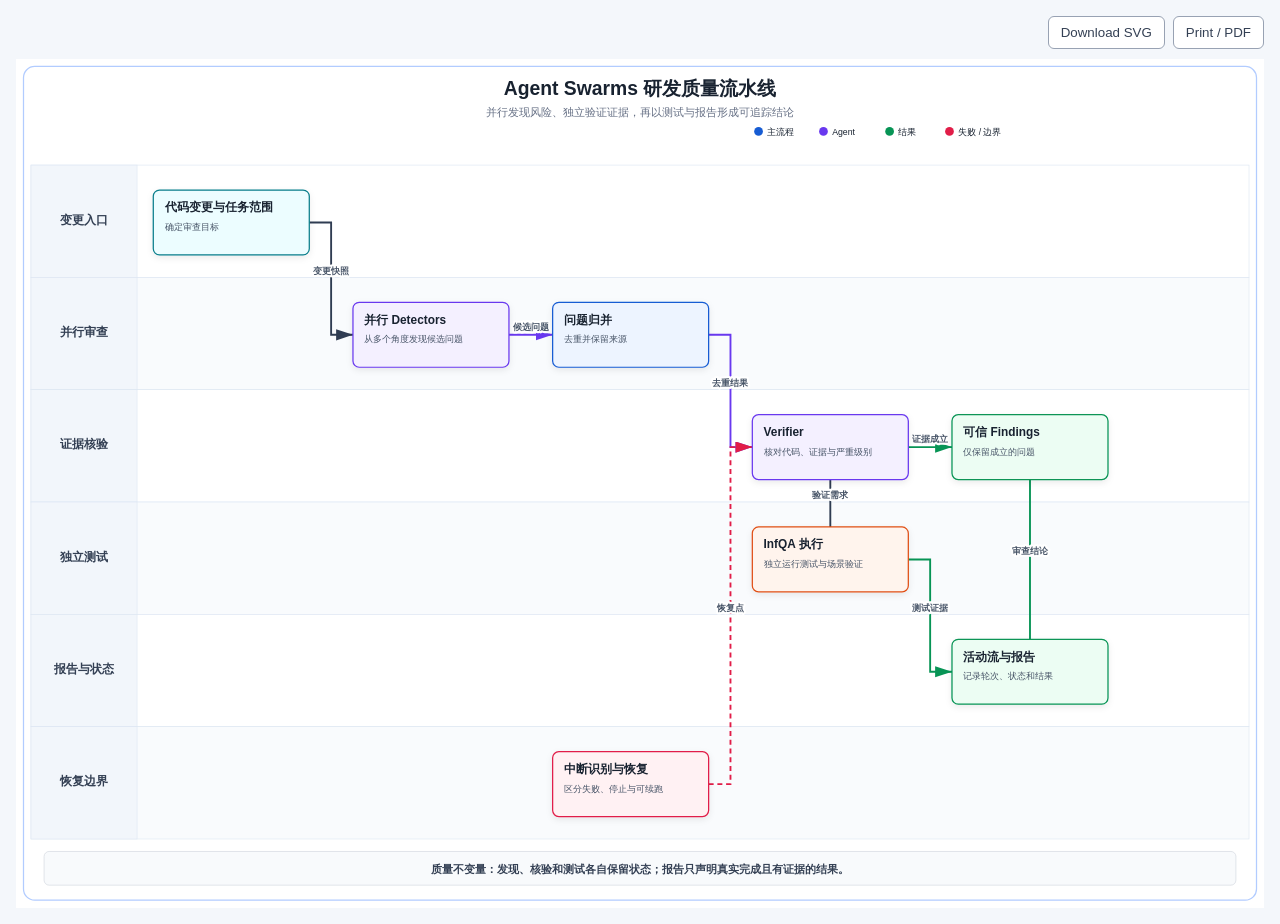
<file: diagram-sources/agent-swarms.html>
<!doctype html><html lang="zh-CN"><head><meta charset="utf-8"><meta name="viewport" content="width=device-width,initial-scale=1"><title>Agent Swarms 研发质量流水线</title><style>html,body{margin:0;background:#F4F7FB;font-family:Inter,"PingFang SC",Arial,sans-serif}main{width:min(2000px,100vw);margin:0 auto;padding:16px;box-sizing:border-box}svg{display:block;width:100%;height:auto;background:white}nav{display:flex;gap:8px;justify-content:flex-end;margin:0 0 10px}button{border:1px solid #98A2B3;background:#fff;color:#344054;padding:8px 12px;border-radius:6px;cursor:pointer}@media print{nav{display:none}main{padding:0}}</style></head><body><main><nav><button id="save">Download SVG</button><button onclick="print()">Print / PDF</button></nav><svg xmlns="http://www.w3.org/2000/svg" width="2000" height="1360" viewBox="0 0 2000 1360" role="img" aria-labelledby="title desc">
  <title id="title">Agent Swarms 研发质量流水线</title><desc id="desc">并行发现风险、独立验证证据，再以测试与报告形成可追踪结论</desc>
  <defs>
    <filter id="shadow" x="-10%" y="-10%" width="120%" height="130%"><feDropShadow dx="0" dy="4" stdDeviation="5" flood-color="#101828" flood-opacity=".08" /></filter>
    <marker id="arrow" markerWidth="10" markerHeight="10" refX="9" refY="3" orient="auto"><path d="M0,0 L0,6 L9,3 z" fill="#2F3C52" /></marker>
    <marker id="arrow-violet" markerWidth="10" markerHeight="10" refX="9" refY="3" orient="auto"><path d="M0,0 L0,6 L9,3 z" fill="#6938EF" /></marker>
    <marker id="arrow-green" markerWidth="10" markerHeight="10" refX="9" refY="3" orient="auto"><path d="M0,0 L0,6 L9,3 z" fill="#079455" /></marker>
    <marker id="arrow-red" markerWidth="10" markerHeight="10" refX="9" refY="3" orient="auto"><path d="M0,0 L0,6 L9,3 z" fill="#E11D48" /></marker>
  </defs>
  <style>
    text{font-family:Inter,"PingFang SC","Microsoft YaHei",Arial,sans-serif;letter-spacing:0;fill:#182230}
    .surface{fill:#fff;stroke:#B2CCFF;stroke-width:2}.title{font-size:31px;font-weight:700}.scope{font-size:17px;fill:#667085}
    .lane>rect{fill:#fff;stroke:#DCE6F2;stroke-width:1}.lane:nth-child(even)>rect:first-child{fill:#F9FBFD}.lane .lane-label-bg{fill:#F2F6FB}
    .lane-label{font-size:20px;font-weight:700;fill:#344054}.node rect{stroke-width:2;filter:url(#shadow)}
    .node-title{font-size:19px;font-weight:700}.node-detail{font-size:15px;fill:#475467}.edge{fill:none;stroke:#2F3C52;stroke-width:3}.edge.agent{stroke:#6938EF}.edge.success{stroke:#079455}.edge.failure{stroke:#E11D48;stroke-dasharray:8 6}
    .edge-label{font-size:14px;font-weight:600;fill:#475467;paint-order:stroke;stroke:#fff;stroke-width:7px;stroke-linejoin:round}
    .legend{font-size:14px;fill:#475467}.footer{fill:#F8FAFC;stroke:#D0D5DD}.footer-text{font-size:17px;font-weight:600;fill:#344054}
  </style>
  <rect class="surface" x="12" y="12" width="1976" height="1336" rx="18" />
  <text class="title" x="1000" y="58" text-anchor="middle">Agent Swarms 研发质量流水线</text>
  <text class="scope" x="1000" y="91" text-anchor="middle">并行发现风险、独立验证证据，再以测试与报告形成可追踪结论</text>
  <g class="legend" transform="translate(1190 116)"><circle cx="0" cy="0" r="7" fill="#175CD3"/><text x="14" y="5">主流程</text><circle cx="104" cy="0" r="7" fill="#6938EF"/><text x="118" y="5">Agent</text><circle cx="210" cy="0" r="7" fill="#079455"/><text x="224" y="5">结果</text><circle cx="306" cy="0" r="7" fill="#E11D48"/><text x="320" y="5">失败 / 边界</text></g>
  <g class="lane"><rect x="24" y="170" width="1952" height="180" />
      <rect class="lane-label-bg" x="24" y="170" width="170" height="180" />
      <text class="lane-label" x="109" y="264" text-anchor="middle">变更入口</text></g>
<g class="lane"><rect x="24" y="350" width="1952" height="180" />
      <rect class="lane-label-bg" x="24" y="350" width="170" height="180" />
      <text class="lane-label" x="109" y="444" text-anchor="middle">并行审查</text></g>
<g class="lane"><rect x="24" y="530" width="1952" height="180" />
      <rect class="lane-label-bg" x="24" y="530" width="170" height="180" />
      <text class="lane-label" x="109" y="624" text-anchor="middle">证据核验</text></g>
<g class="lane"><rect x="24" y="710" width="1952" height="180" />
      <rect class="lane-label-bg" x="24" y="710" width="170" height="180" />
      <text class="lane-label" x="109" y="804" text-anchor="middle">独立测试</text></g>
<g class="lane"><rect x="24" y="890" width="1952" height="180" />
      <rect class="lane-label-bg" x="24" y="890" width="170" height="180" />
      <text class="lane-label" x="109" y="984" text-anchor="middle">报告与状态</text></g>
<g class="lane"><rect x="24" y="1070" width="1952" height="180" />
      <rect class="lane-label-bg" x="24" y="1070" width="170" height="180" />
      <text class="lane-label" x="109" y="1164" text-anchor="middle">恢复边界</text></g>
  <g><path class="edge primary" d="M 470 262 H 505 V 442 H 540" marker-end="url(#arrow)" />
      <text class="edge-label" x="505" y="344" text-anchor="middle">变更快照</text></g>
<g><path class="edge agent" d="M 790 442 H 825 V 442 H 860" marker-end="url(#arrow-violet)" />
      <text class="edge-label" x="825" y="434" text-anchor="middle">候选问题</text></g>
<g><path class="edge agent" d="M 1110 442 H 1145 V 622 H 1180" marker-end="url(#arrow-violet)" />
      <text class="edge-label" x="1145" y="524" text-anchor="middle">去重结果</text></g>
<g><path class="edge success" d="M 1430 622 H 1465 V 622 H 1500" marker-end="url(#arrow-green)" />
      <text class="edge-label" x="1465" y="614" text-anchor="middle">证据成立</text></g>
<g><path class="edge primary" d="M 1430 622 H 1305 V 802 H 1180" marker-end="url(#arrow)" />
      <text class="edge-label" x="1305" y="704" text-anchor="middle">验证需求</text></g>
<g><path class="edge success" d="M 1430 802 H 1465 V 982 H 1500" marker-end="url(#arrow-green)" />
      <text class="edge-label" x="1465" y="884" text-anchor="middle">测试证据</text></g>
<g><path class="edge success" d="M 1750 622 H 1625 V 982 H 1500" marker-end="url(#arrow-green)" />
      <text class="edge-label" x="1625" y="794" text-anchor="middle">审查结论</text></g>
<g><path class="edge failure" d="M 1110 1162 H 1145 V 622 H 1180" marker-end="url(#arrow-red)" />
      <text class="edge-label" x="1145" y="884" text-anchor="middle">恢复点</text></g>
  <g class="node" role="group" aria-label="代码变更与任务范围">
      <rect x="220" y="210" width="250" height="104" rx="10" style="fill:#ECFDFF;stroke:#087E8B" />
      <text class="node-title" x="238" y="244">代码变更与任务范围</text>
      <text class="node-detail" x="238" y="274"><tspan x="238" dy="0">确定审查目标</tspan></text>
    </g>
<g class="node" role="group" aria-label="并行 Detectors">
      <rect x="540" y="390" width="250" height="104" rx="10" style="fill:#F4F0FF;stroke:#6938EF" />
      <text class="node-title" x="558" y="424">并行 Detectors</text>
      <text class="node-detail" x="558" y="454"><tspan x="558" dy="0">从多个角度发现候选问题</tspan></text>
    </g>
<g class="node" role="group" aria-label="问题归并">
      <rect x="860" y="390" width="250" height="104" rx="10" style="fill:#EDF4FF;stroke:#175CD3" />
      <text class="node-title" x="878" y="424">问题归并</text>
      <text class="node-detail" x="878" y="454"><tspan x="878" dy="0">去重并保留来源</tspan></text>
    </g>
<g class="node" role="group" aria-label="Verifier">
      <rect x="1180" y="570" width="250" height="104" rx="10" style="fill:#F4F0FF;stroke:#6938EF" />
      <text class="node-title" x="1198" y="604">Verifier</text>
      <text class="node-detail" x="1198" y="634"><tspan x="1198" dy="0">核对代码、证据与严重级别</tspan></text>
    </g>
<g class="node" role="group" aria-label="可信 Findings">
      <rect x="1500" y="570" width="250" height="104" rx="10" style="fill:#ECFDF3;stroke:#079455" />
      <text class="node-title" x="1518" y="604">可信 Findings</text>
      <text class="node-detail" x="1518" y="634"><tspan x="1518" dy="0">仅保留成立的问题</tspan></text>
    </g>
<g class="node" role="group" aria-label="InfQA 执行">
      <rect x="1180" y="750" width="250" height="104" rx="10" style="fill:#FFF4ED;stroke:#E04F16" />
      <text class="node-title" x="1198" y="784">InfQA 执行</text>
      <text class="node-detail" x="1198" y="814"><tspan x="1198" dy="0">独立运行测试与场景验证</tspan></text>
    </g>
<g class="node" role="group" aria-label="活动流与报告">
      <rect x="1500" y="930" width="250" height="104" rx="10" style="fill:#ECFDF3;stroke:#079455" />
      <text class="node-title" x="1518" y="964">活动流与报告</text>
      <text class="node-detail" x="1518" y="994"><tspan x="1518" dy="0">记录轮次、状态和结果</tspan></text>
    </g>
<g class="node" role="group" aria-label="中断识别与恢复">
      <rect x="860" y="1110" width="250" height="104" rx="10" style="fill:#FFF1F3;stroke:#E11D48" />
      <text class="node-title" x="878" y="1144">中断识别与恢复</text>
      <text class="node-detail" x="878" y="1174"><tspan x="878" dy="0">区分失败、停止与可续跑</tspan></text>
    </g>
  <g><rect class="footer" x="45" y="1270" width="1910" height="54" rx="8"/><text class="footer-text" x="1000" y="1304" text-anchor="middle">质量不变量：发现、核验和测试各自保留状态；报告只声明真实完成且有证据的结果。</text></g>
</svg></main><script>const source="<svg xmlns=\"http://www.w3.org/2000/svg\" width=\"2000\" height=\"1360\" viewBox=\"0 0 2000 1360\" role=\"img\" aria-labelledby=\"title desc\">\n  <title id=\"title\">Agent Swarms 研发质量流水线</title><desc id=\"desc\">并行发现风险、独立验证证据，再以测试与报告形成可追踪结论</desc>\n  <defs>\n    <filter id=\"shadow\" x=\"-10%\" y=\"-10%\" width=\"120%\" height=\"130%\"><feDropShadow dx=\"0\" dy=\"4\" stdDeviation=\"5\" flood-color=\"#101828\" flood-opacity=\".08\" /></filter>\n    <marker id=\"arrow\" markerWidth=\"10\" markerHeight=\"10\" refX=\"9\" refY=\"3\" orient=\"auto\"><path d=\"M0,0 L0,6 L9,3 z\" fill=\"#2F3C52\" /></marker>\n    <marker id=\"arrow-violet\" markerWidth=\"10\" markerHeight=\"10\" refX=\"9\" refY=\"3\" orient=\"auto\"><path d=\"M0,0 L0,6 L9,3 z\" fill=\"#6938EF\" /></marker>\n    <marker id=\"arrow-green\" markerWidth=\"10\" markerHeight=\"10\" refX=\"9\" refY=\"3\" orient=\"auto\"><path d=\"M0,0 L0,6 L9,3 z\" fill=\"#079455\" /></marker>\n    <marker id=\"arrow-red\" markerWidth=\"10\" markerHeight=\"10\" refX=\"9\" refY=\"3\" orient=\"auto\"><path d=\"M0,0 L0,6 L9,3 z\" fill=\"#E11D48\" /></marker>\n  </defs>\n  <style>\n    text{font-family:Inter,\"PingFang SC\",\"Microsoft YaHei\",Arial,sans-serif;letter-spacing:0;fill:#182230}\n    .surface{fill:#fff;stroke:#B2CCFF;stroke-width:2}.title{font-size:31px;font-weight:700}.scope{font-size:17px;fill:#667085}\n    .lane>rect{fill:#fff;stroke:#DCE6F2;stroke-width:1}.lane:nth-child(even)>rect:first-child{fill:#F9FBFD}.lane .lane-label-bg{fill:#F2F6FB}\n    .lane-label{font-size:20px;font-weight:700;fill:#344054}.node rect{stroke-width:2;filter:url(#shadow)}\n    .node-title{font-size:19px;font-weight:700}.node-detail{font-size:15px;fill:#475467}.edge{fill:none;stroke:#2F3C52;stroke-width:3}.edge.agent{stroke:#6938EF}.edge.success{stroke:#079455}.edge.failure{stroke:#E11D48;stroke-dasharray:8 6}\n    .edge-label{font-size:14px;font-weight:600;fill:#475467;paint-order:stroke;stroke:#fff;stroke-width:7px;stroke-linejoin:round}\n    .legend{font-size:14px;fill:#475467}.footer{fill:#F8FAFC;stroke:#D0D5DD}.footer-text{font-size:17px;font-weight:600;fill:#344054}\n  </style>\n  <rect class=\"surface\" x=\"12\" y=\"12\" width=\"1976\" height=\"1336\" rx=\"18\" />\n  <text class=\"title\" x=\"1000\" y=\"58\" text-anchor=\"middle\">Agent Swarms 研发质量流水线</text>\n  <text class=\"scope\" x=\"1000\" y=\"91\" text-anchor=\"middle\">并行发现风险、独立验证证据，再以测试与报告形成可追踪结论</text>\n  <g class=\"legend\" transform=\"translate(1190 116)\"><circle cx=\"0\" cy=\"0\" r=\"7\" fill=\"#175CD3\"/><text x=\"14\" y=\"5\">主流程</text><circle cx=\"104\" cy=\"0\" r=\"7\" fill=\"#6938EF\"/><text x=\"118\" y=\"5\">Agent</text><circle cx=\"210\" cy=\"0\" r=\"7\" fill=\"#079455\"/><text x=\"224\" y=\"5\">结果</text><circle cx=\"306\" cy=\"0\" r=\"7\" fill=\"#E11D48\"/><text x=\"320\" y=\"5\">失败 / 边界</text></g>\n  <g class=\"lane\"><rect x=\"24\" y=\"170\" width=\"1952\" height=\"180\" />\n      <rect class=\"lane-label-bg\" x=\"24\" y=\"170\" width=\"170\" height=\"180\" />\n      <text class=\"lane-label\" x=\"109\" y=\"264\" text-anchor=\"middle\">变更入口</text></g>\n<g class=\"lane\"><rect x=\"24\" y=\"350\" width=\"1952\" height=\"180\" />\n      <rect class=\"lane-label-bg\" x=\"24\" y=\"350\" width=\"170\" height=\"180\" />\n      <text class=\"lane-label\" x=\"109\" y=\"444\" text-anchor=\"middle\">并行审查</text></g>\n<g class=\"lane\"><rect x=\"24\" y=\"530\" width=\"1952\" height=\"180\" />\n      <rect class=\"lane-label-bg\" x=\"24\" y=\"530\" width=\"170\" height=\"180\" />\n      <text class=\"lane-label\" x=\"109\" y=\"624\" text-anchor=\"middle\">证据核验</text></g>\n<g class=\"lane\"><rect x=\"24\" y=\"710\" width=\"1952\" height=\"180\" />\n      <rect class=\"lane-label-bg\" x=\"24\" y=\"710\" width=\"170\" height=\"180\" />\n      <text class=\"lane-label\" x=\"109\" y=\"804\" text-anchor=\"middle\">独立测试</text></g>\n<g class=\"lane\"><rect x=\"24\" y=\"890\" width=\"1952\" height=\"180\" />\n      <rect class=\"lane-label-bg\" x=\"24\" y=\"890\" width=\"170\" height=\"180\" />\n      <text class=\"lane-label\" x=\"109\" y=\"984\" text-anchor=\"middle\">报告与状态</text></g>\n<g class=\"lane\"><rect x=\"24\" y=\"1070\" width=\"1952\" height=\"180\" />\n      <rect class=\"lane-label-bg\" x=\"24\" y=\"1070\" width=\"170\" height=\"180\" />\n      <text class=\"lane-label\" x=\"109\" y=\"1164\" text-anchor=\"middle\">恢复边界</text></g>\n  <g><path class=\"edge primary\" d=\"M 470 262 H 505 V 442 H 540\" marker-end=\"url(#arrow)\" />\n      <text class=\"edge-label\" x=\"505\" y=\"344\" text-anchor=\"middle\">变更快照</text></g>\n<g><path class=\"edge agent\" d=\"M 790 442 H 825 V 442 H 860\" marker-end=\"url(#arrow-violet)\" />\n      <text class=\"edge-label\" x=\"825\" y=\"434\" text-anchor=\"middle\">候选问题</text></g>\n<g><path class=\"edge agent\" d=\"M 1110 442 H 1145 V 622 H 1180\" marker-end=\"url(#arrow-violet)\" />\n      <text class=\"edge-label\" x=\"1145\" y=\"524\" text-anchor=\"middle\">去重结果</text></g>\n<g><path class=\"edge success\" d=\"M 1430 622 H 1465 V 622 H 1500\" marker-end=\"url(#arrow-green)\" />\n      <text class=\"edge-label\" x=\"1465\" y=\"614\" text-anchor=\"middle\">证据成立</text></g>\n<g><path class=\"edge primary\" d=\"M 1430 622 H 1305 V 802 H 1180\" marker-end=\"url(#arrow)\" />\n      <text class=\"edge-label\" x=\"1305\" y=\"704\" text-anchor=\"middle\">验证需求</text></g>\n<g><path class=\"edge success\" d=\"M 1430 802 H 1465 V 982 H 1500\" marker-end=\"url(#arrow-green)\" />\n      <text class=\"edge-label\" x=\"1465\" y=\"884\" text-anchor=\"middle\">测试证据</text></g>\n<g><path class=\"edge success\" d=\"M 1750 622 H 1625 V 982 H 1500\" marker-end=\"url(#arrow-green)\" />\n      <text class=\"edge-label\" x=\"1625\" y=\"794\" text-anchor=\"middle\">审查结论</text></g>\n<g><path class=\"edge failure\" d=\"M 1110 1162 H 1145 V 622 H 1180\" marker-end=\"url(#arrow-red)\" />\n      <text class=\"edge-label\" x=\"1145\" y=\"884\" text-anchor=\"middle\">恢复点</text></g>\n  <g class=\"node\" role=\"group\" aria-label=\"代码变更与任务范围\">\n      <rect x=\"220\" y=\"210\" width=\"250\" height=\"104\" rx=\"10\" style=\"fill:#ECFDFF;stroke:#087E8B\" />\n      <text class=\"node-title\" x=\"238\" y=\"244\">代码变更与任务范围</text>\n      <text class=\"node-detail\" x=\"238\" y=\"274\"><tspan x=\"238\" dy=\"0\">确定审查目标</tspan></text>\n    </g>\n<g class=\"node\" role=\"group\" aria-label=\"并行 Detectors\">\n      <rect x=\"540\" y=\"390\" width=\"250\" height=\"104\" rx=\"10\" style=\"fill:#F4F0FF;stroke:#6938EF\" />\n      <text class=\"node-title\" x=\"558\" y=\"424\">并行 Detectors</text>\n      <text class=\"node-detail\" x=\"558\" y=\"454\"><tspan x=\"558\" dy=\"0\">从多个角度发现候选问题</tspan></text>\n    </g>\n<g class=\"node\" role=\"group\" aria-label=\"问题归并\">\n      <rect x=\"860\" y=\"390\" width=\"250\" height=\"104\" rx=\"10\" style=\"fill:#EDF4FF;stroke:#175CD3\" />\n      <text class=\"node-title\" x=\"878\" y=\"424\">问题归并</text>\n      <text class=\"node-detail\" x=\"878\" y=\"454\"><tspan x=\"878\" dy=\"0\">去重并保留来源</tspan></text>\n    </g>\n<g class=\"node\" role=\"group\" aria-label=\"Verifier\">\n      <rect x=\"1180\" y=\"570\" width=\"250\" height=\"104\" rx=\"10\" style=\"fill:#F4F0FF;stroke:#6938EF\" />\n      <text class=\"node-title\" x=\"1198\" y=\"604\">Verifier</text>\n      <text class=\"node-detail\" x=\"1198\" y=\"634\"><tspan x=\"1198\" dy=\"0\">核对代码、证据与严重级别</tspan></text>\n    </g>\n<g class=\"node\" role=\"group\" aria-label=\"可信 Findings\">\n      <rect x=\"1500\" y=\"570\" width=\"250\" height=\"104\" rx=\"10\" style=\"fill:#ECFDF3;stroke:#079455\" />\n      <text class=\"node-title\" x=\"1518\" y=\"604\">可信 Findings</text>\n      <text class=\"node-detail\" x=\"1518\" y=\"634\"><tspan x=\"1518\" dy=\"0\">仅保留成立的问题</tspan></text>\n    </g>\n<g class=\"node\" role=\"group\" aria-label=\"InfQA 执行\">\n      <rect x=\"1180\" y=\"750\" width=\"250\" height=\"104\" rx=\"10\" style=\"fill:#FFF4ED;stroke:#E04F16\" />\n      <text class=\"node-title\" x=\"1198\" y=\"784\">InfQA 执行</text>\n      <text class=\"node-detail\" x=\"1198\" y=\"814\"><tspan x=\"1198\" dy=\"0\">独立运行测试与场景验证</tspan></text>\n    </g>\n<g class=\"node\" role=\"group\" aria-label=\"活动流与报告\">\n      <rect x=\"1500\" y=\"930\" width=\"250\" height=\"104\" rx=\"10\" style=\"fill:#ECFDF3;stroke:#079455\" />\n      <text class=\"node-title\" x=\"1518\" y=\"964\">活动流与报告</text>\n      <text class=\"node-detail\" x=\"1518\" y=\"994\"><tspan x=\"1518\" dy=\"0\">记录轮次、状态和结果</tspan></text>\n    </g>\n<g class=\"node\" role=\"group\" aria-label=\"中断识别与恢复\">\n      <rect x=\"860\" y=\"1110\" width=\"250\" height=\"104\" rx=\"10\" style=\"fill:#FFF1F3;stroke:#E11D48\" />\n      <text class=\"node-title\" x=\"878\" y=\"1144\">中断识别与恢复</text>\n      <text class=\"node-detail\" x=\"878\" y=\"1174\"><tspan x=\"878\" dy=\"0\">区分失败、停止与可续跑</tspan></text>\n    </g>\n  <g><rect class=\"footer\" x=\"45\" y=\"1270\" width=\"1910\" height=\"54\" rx=\"8\"/><text class=\"footer-text\" x=\"1000\" y=\"1304\" text-anchor=\"middle\">质量不变量：发现、核验和测试各自保留状态；报告只声明真实完成且有证据的结果。</text></g>\n</svg>";document.getElementById("save").onclick=()=>{const blob=new Blob([source],{type:"image/svg+xml"});const a=document.createElement("a");a.href=URL.createObjectURL(blob);a.download="agent-swarms.svg";a.click();setTimeout(()=>URL.revokeObjectURL(a.href),1000)};</script></body></html>
</file>
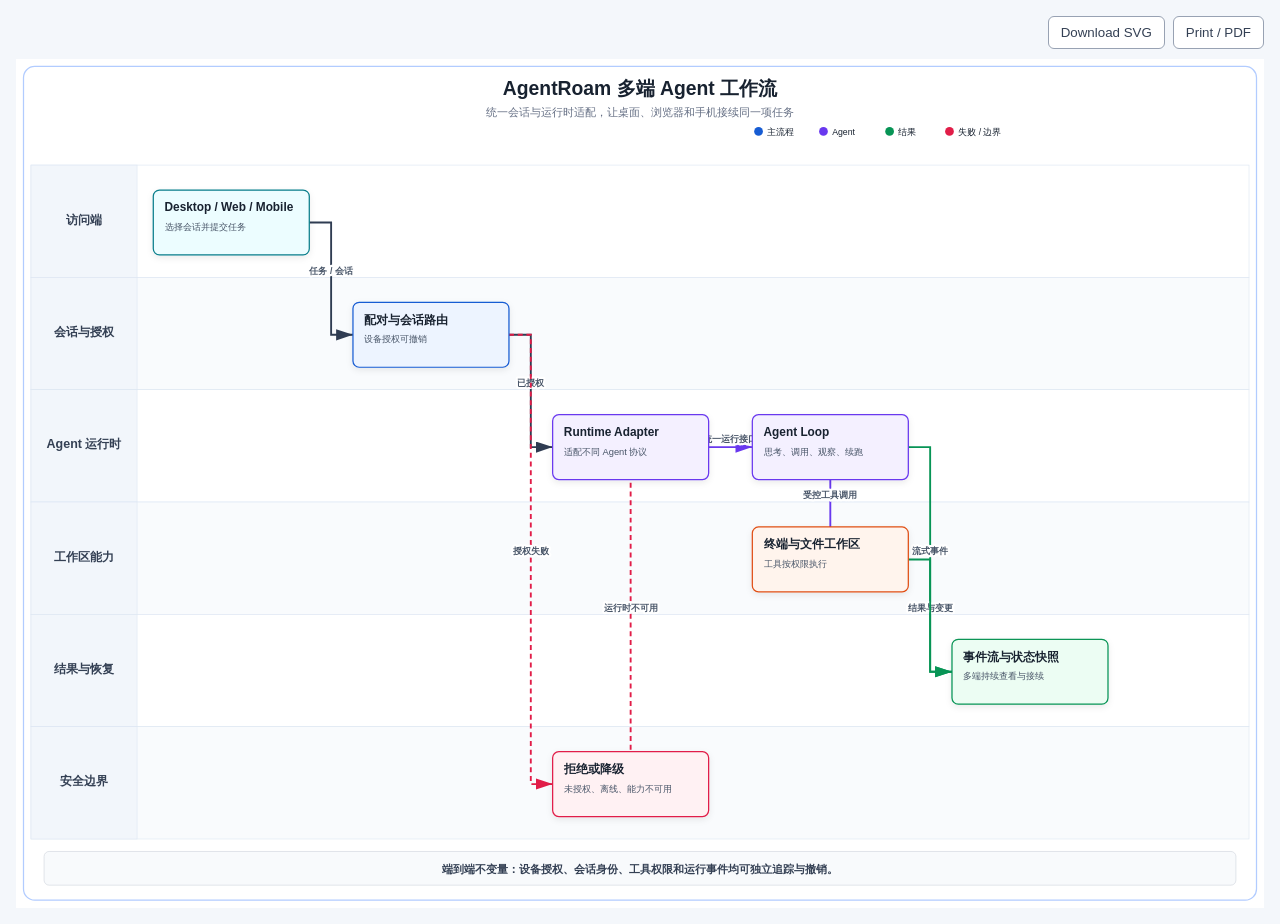
<file: diagram-sources/agentroam.html>
<!doctype html><html lang="zh-CN"><head><meta charset="utf-8"><meta name="viewport" content="width=device-width,initial-scale=1"><title>AgentRoam 多端 Agent 工作流</title><style>html,body{margin:0;background:#F4F7FB;font-family:Inter,"PingFang SC",Arial,sans-serif}main{width:min(2000px,100vw);margin:0 auto;padding:16px;box-sizing:border-box}svg{display:block;width:100%;height:auto;background:white}nav{display:flex;gap:8px;justify-content:flex-end;margin:0 0 10px}button{border:1px solid #98A2B3;background:#fff;color:#344054;padding:8px 12px;border-radius:6px;cursor:pointer}@media print{nav{display:none}main{padding:0}}</style></head><body><main><nav><button id="save">Download SVG</button><button onclick="print()">Print / PDF</button></nav><svg xmlns="http://www.w3.org/2000/svg" width="2000" height="1360" viewBox="0 0 2000 1360" role="img" aria-labelledby="title desc">
  <title id="title">AgentRoam 多端 Agent 工作流</title><desc id="desc">统一会话与运行时适配，让桌面、浏览器和手机接续同一项任务</desc>
  <defs>
    <filter id="shadow" x="-10%" y="-10%" width="120%" height="130%"><feDropShadow dx="0" dy="4" stdDeviation="5" flood-color="#101828" flood-opacity=".08" /></filter>
    <marker id="arrow" markerWidth="10" markerHeight="10" refX="9" refY="3" orient="auto"><path d="M0,0 L0,6 L9,3 z" fill="#2F3C52" /></marker>
    <marker id="arrow-violet" markerWidth="10" markerHeight="10" refX="9" refY="3" orient="auto"><path d="M0,0 L0,6 L9,3 z" fill="#6938EF" /></marker>
    <marker id="arrow-green" markerWidth="10" markerHeight="10" refX="9" refY="3" orient="auto"><path d="M0,0 L0,6 L9,3 z" fill="#079455" /></marker>
    <marker id="arrow-red" markerWidth="10" markerHeight="10" refX="9" refY="3" orient="auto"><path d="M0,0 L0,6 L9,3 z" fill="#E11D48" /></marker>
  </defs>
  <style>
    text{font-family:Inter,"PingFang SC","Microsoft YaHei",Arial,sans-serif;letter-spacing:0;fill:#182230}
    .surface{fill:#fff;stroke:#B2CCFF;stroke-width:2}.title{font-size:31px;font-weight:700}.scope{font-size:17px;fill:#667085}
    .lane>rect{fill:#fff;stroke:#DCE6F2;stroke-width:1}.lane:nth-child(even)>rect:first-child{fill:#F9FBFD}.lane .lane-label-bg{fill:#F2F6FB}
    .lane-label{font-size:20px;font-weight:700;fill:#344054}.node rect{stroke-width:2;filter:url(#shadow)}
    .node-title{font-size:19px;font-weight:700}.node-detail{font-size:15px;fill:#475467}.edge{fill:none;stroke:#2F3C52;stroke-width:3}.edge.agent{stroke:#6938EF}.edge.success{stroke:#079455}.edge.failure{stroke:#E11D48;stroke-dasharray:8 6}
    .edge-label{font-size:14px;font-weight:600;fill:#475467;paint-order:stroke;stroke:#fff;stroke-width:7px;stroke-linejoin:round}
    .legend{font-size:14px;fill:#475467}.footer{fill:#F8FAFC;stroke:#D0D5DD}.footer-text{font-size:17px;font-weight:600;fill:#344054}
  </style>
  <rect class="surface" x="12" y="12" width="1976" height="1336" rx="18" />
  <text class="title" x="1000" y="58" text-anchor="middle">AgentRoam 多端 Agent 工作流</text>
  <text class="scope" x="1000" y="91" text-anchor="middle">统一会话与运行时适配，让桌面、浏览器和手机接续同一项任务</text>
  <g class="legend" transform="translate(1190 116)"><circle cx="0" cy="0" r="7" fill="#175CD3"/><text x="14" y="5">主流程</text><circle cx="104" cy="0" r="7" fill="#6938EF"/><text x="118" y="5">Agent</text><circle cx="210" cy="0" r="7" fill="#079455"/><text x="224" y="5">结果</text><circle cx="306" cy="0" r="7" fill="#E11D48"/><text x="320" y="5">失败 / 边界</text></g>
  <g class="lane"><rect x="24" y="170" width="1952" height="180" />
      <rect class="lane-label-bg" x="24" y="170" width="170" height="180" />
      <text class="lane-label" x="109" y="264" text-anchor="middle">访问端</text></g>
<g class="lane"><rect x="24" y="350" width="1952" height="180" />
      <rect class="lane-label-bg" x="24" y="350" width="170" height="180" />
      <text class="lane-label" x="109" y="444" text-anchor="middle">会话与授权</text></g>
<g class="lane"><rect x="24" y="530" width="1952" height="180" />
      <rect class="lane-label-bg" x="24" y="530" width="170" height="180" />
      <text class="lane-label" x="109" y="624" text-anchor="middle">Agent 运行时</text></g>
<g class="lane"><rect x="24" y="710" width="1952" height="180" />
      <rect class="lane-label-bg" x="24" y="710" width="170" height="180" />
      <text class="lane-label" x="109" y="804" text-anchor="middle">工作区能力</text></g>
<g class="lane"><rect x="24" y="890" width="1952" height="180" />
      <rect class="lane-label-bg" x="24" y="890" width="170" height="180" />
      <text class="lane-label" x="109" y="984" text-anchor="middle">结果与恢复</text></g>
<g class="lane"><rect x="24" y="1070" width="1952" height="180" />
      <rect class="lane-label-bg" x="24" y="1070" width="170" height="180" />
      <text class="lane-label" x="109" y="1164" text-anchor="middle">安全边界</text></g>
  <g><path class="edge primary" d="M 470 262 H 505 V 442 H 540" marker-end="url(#arrow)" />
      <text class="edge-label" x="505" y="344" text-anchor="middle">任务 / 会话</text></g>
<g><path class="edge primary" d="M 790 442 H 825 V 622 H 860" marker-end="url(#arrow)" />
      <text class="edge-label" x="825" y="524" text-anchor="middle">已授权</text></g>
<g><path class="edge agent" d="M 1110 622 H 1145 V 622 H 1180" marker-end="url(#arrow-violet)" />
      <text class="edge-label" x="1145" y="614" text-anchor="middle">统一运行接口</text></g>
<g><path class="edge agent" d="M 1430 622 H 1305 V 802 H 1180" marker-end="url(#arrow-violet)" />
      <text class="edge-label" x="1305" y="704" text-anchor="middle">受控工具调用</text></g>
<g><path class="edge success" d="M 1430 802 H 1465 V 982 H 1500" marker-end="url(#arrow-green)" />
      <text class="edge-label" x="1465" y="884" text-anchor="middle">结果与变更</text></g>
<g><path class="edge success" d="M 1430 622 H 1465 V 982 H 1500" marker-end="url(#arrow-green)" />
      <text class="edge-label" x="1465" y="794" text-anchor="middle">流式事件</text></g>
<g><path class="edge failure" d="M 790 442 H 825 V 1162 H 860" marker-end="url(#arrow-red)" />
      <text class="edge-label" x="825" y="794" text-anchor="middle">授权失败</text></g>
<g><path class="edge failure" d="M 1110 622 H 985 V 1162 H 860" marker-end="url(#arrow-red)" />
      <text class="edge-label" x="985" y="884" text-anchor="middle">运行时不可用</text></g>
  <g class="node" role="group" aria-label="Desktop / Web / Mobile">
      <rect x="220" y="210" width="250" height="104" rx="10" style="fill:#ECFDFF;stroke:#087E8B" />
      <text class="node-title" x="238" y="244">Desktop / Web / Mobile</text>
      <text class="node-detail" x="238" y="274"><tspan x="238" dy="0">选择会话并提交任务</tspan></text>
    </g>
<g class="node" role="group" aria-label="配对与会话路由">
      <rect x="540" y="390" width="250" height="104" rx="10" style="fill:#EDF4FF;stroke:#175CD3" />
      <text class="node-title" x="558" y="424">配对与会话路由</text>
      <text class="node-detail" x="558" y="454"><tspan x="558" dy="0">设备授权可撤销</tspan></text>
    </g>
<g class="node" role="group" aria-label="Runtime Adapter">
      <rect x="860" y="570" width="250" height="104" rx="10" style="fill:#F4F0FF;stroke:#6938EF" />
      <text class="node-title" x="878" y="604">Runtime Adapter</text>
      <text class="node-detail" x="878" y="634"><tspan x="878" dy="0">适配不同 Agent 协议</tspan></text>
    </g>
<g class="node" role="group" aria-label="Agent Loop">
      <rect x="1180" y="570" width="250" height="104" rx="10" style="fill:#F4F0FF;stroke:#6938EF" />
      <text class="node-title" x="1198" y="604">Agent Loop</text>
      <text class="node-detail" x="1198" y="634"><tspan x="1198" dy="0">思考、调用、观察、续跑</tspan></text>
    </g>
<g class="node" role="group" aria-label="终端与文件工作区">
      <rect x="1180" y="750" width="250" height="104" rx="10" style="fill:#FFF4ED;stroke:#E04F16" />
      <text class="node-title" x="1198" y="784">终端与文件工作区</text>
      <text class="node-detail" x="1198" y="814"><tspan x="1198" dy="0">工具按权限执行</tspan></text>
    </g>
<g class="node" role="group" aria-label="事件流与状态快照">
      <rect x="1500" y="930" width="250" height="104" rx="10" style="fill:#ECFDF3;stroke:#079455" />
      <text class="node-title" x="1518" y="964">事件流与状态快照</text>
      <text class="node-detail" x="1518" y="994"><tspan x="1518" dy="0">多端持续查看与接续</tspan></text>
    </g>
<g class="node" role="group" aria-label="拒绝或降级">
      <rect x="860" y="1110" width="250" height="104" rx="10" style="fill:#FFF1F3;stroke:#E11D48" />
      <text class="node-title" x="878" y="1144">拒绝或降级</text>
      <text class="node-detail" x="878" y="1174"><tspan x="878" dy="0">未授权、离线、能力不可用</tspan></text>
    </g>
  <g><rect class="footer" x="45" y="1270" width="1910" height="54" rx="8"/><text class="footer-text" x="1000" y="1304" text-anchor="middle">端到端不变量：设备授权、会话身份、工具权限和运行事件均可独立追踪与撤销。</text></g>
</svg></main><script>const source="<svg xmlns=\"http://www.w3.org/2000/svg\" width=\"2000\" height=\"1360\" viewBox=\"0 0 2000 1360\" role=\"img\" aria-labelledby=\"title desc\">\n  <title id=\"title\">AgentRoam 多端 Agent 工作流</title><desc id=\"desc\">统一会话与运行时适配，让桌面、浏览器和手机接续同一项任务</desc>\n  <defs>\n    <filter id=\"shadow\" x=\"-10%\" y=\"-10%\" width=\"120%\" height=\"130%\"><feDropShadow dx=\"0\" dy=\"4\" stdDeviation=\"5\" flood-color=\"#101828\" flood-opacity=\".08\" /></filter>\n    <marker id=\"arrow\" markerWidth=\"10\" markerHeight=\"10\" refX=\"9\" refY=\"3\" orient=\"auto\"><path d=\"M0,0 L0,6 L9,3 z\" fill=\"#2F3C52\" /></marker>\n    <marker id=\"arrow-violet\" markerWidth=\"10\" markerHeight=\"10\" refX=\"9\" refY=\"3\" orient=\"auto\"><path d=\"M0,0 L0,6 L9,3 z\" fill=\"#6938EF\" /></marker>\n    <marker id=\"arrow-green\" markerWidth=\"10\" markerHeight=\"10\" refX=\"9\" refY=\"3\" orient=\"auto\"><path d=\"M0,0 L0,6 L9,3 z\" fill=\"#079455\" /></marker>\n    <marker id=\"arrow-red\" markerWidth=\"10\" markerHeight=\"10\" refX=\"9\" refY=\"3\" orient=\"auto\"><path d=\"M0,0 L0,6 L9,3 z\" fill=\"#E11D48\" /></marker>\n  </defs>\n  <style>\n    text{font-family:Inter,\"PingFang SC\",\"Microsoft YaHei\",Arial,sans-serif;letter-spacing:0;fill:#182230}\n    .surface{fill:#fff;stroke:#B2CCFF;stroke-width:2}.title{font-size:31px;font-weight:700}.scope{font-size:17px;fill:#667085}\n    .lane>rect{fill:#fff;stroke:#DCE6F2;stroke-width:1}.lane:nth-child(even)>rect:first-child{fill:#F9FBFD}.lane .lane-label-bg{fill:#F2F6FB}\n    .lane-label{font-size:20px;font-weight:700;fill:#344054}.node rect{stroke-width:2;filter:url(#shadow)}\n    .node-title{font-size:19px;font-weight:700}.node-detail{font-size:15px;fill:#475467}.edge{fill:none;stroke:#2F3C52;stroke-width:3}.edge.agent{stroke:#6938EF}.edge.success{stroke:#079455}.edge.failure{stroke:#E11D48;stroke-dasharray:8 6}\n    .edge-label{font-size:14px;font-weight:600;fill:#475467;paint-order:stroke;stroke:#fff;stroke-width:7px;stroke-linejoin:round}\n    .legend{font-size:14px;fill:#475467}.footer{fill:#F8FAFC;stroke:#D0D5DD}.footer-text{font-size:17px;font-weight:600;fill:#344054}\n  </style>\n  <rect class=\"surface\" x=\"12\" y=\"12\" width=\"1976\" height=\"1336\" rx=\"18\" />\n  <text class=\"title\" x=\"1000\" y=\"58\" text-anchor=\"middle\">AgentRoam 多端 Agent 工作流</text>\n  <text class=\"scope\" x=\"1000\" y=\"91\" text-anchor=\"middle\">统一会话与运行时适配，让桌面、浏览器和手机接续同一项任务</text>\n  <g class=\"legend\" transform=\"translate(1190 116)\"><circle cx=\"0\" cy=\"0\" r=\"7\" fill=\"#175CD3\"/><text x=\"14\" y=\"5\">主流程</text><circle cx=\"104\" cy=\"0\" r=\"7\" fill=\"#6938EF\"/><text x=\"118\" y=\"5\">Agent</text><circle cx=\"210\" cy=\"0\" r=\"7\" fill=\"#079455\"/><text x=\"224\" y=\"5\">结果</text><circle cx=\"306\" cy=\"0\" r=\"7\" fill=\"#E11D48\"/><text x=\"320\" y=\"5\">失败 / 边界</text></g>\n  <g class=\"lane\"><rect x=\"24\" y=\"170\" width=\"1952\" height=\"180\" />\n      <rect class=\"lane-label-bg\" x=\"24\" y=\"170\" width=\"170\" height=\"180\" />\n      <text class=\"lane-label\" x=\"109\" y=\"264\" text-anchor=\"middle\">访问端</text></g>\n<g class=\"lane\"><rect x=\"24\" y=\"350\" width=\"1952\" height=\"180\" />\n      <rect class=\"lane-label-bg\" x=\"24\" y=\"350\" width=\"170\" height=\"180\" />\n      <text class=\"lane-label\" x=\"109\" y=\"444\" text-anchor=\"middle\">会话与授权</text></g>\n<g class=\"lane\"><rect x=\"24\" y=\"530\" width=\"1952\" height=\"180\" />\n      <rect class=\"lane-label-bg\" x=\"24\" y=\"530\" width=\"170\" height=\"180\" />\n      <text class=\"lane-label\" x=\"109\" y=\"624\" text-anchor=\"middle\">Agent 运行时</text></g>\n<g class=\"lane\"><rect x=\"24\" y=\"710\" width=\"1952\" height=\"180\" />\n      <rect class=\"lane-label-bg\" x=\"24\" y=\"710\" width=\"170\" height=\"180\" />\n      <text class=\"lane-label\" x=\"109\" y=\"804\" text-anchor=\"middle\">工作区能力</text></g>\n<g class=\"lane\"><rect x=\"24\" y=\"890\" width=\"1952\" height=\"180\" />\n      <rect class=\"lane-label-bg\" x=\"24\" y=\"890\" width=\"170\" height=\"180\" />\n      <text class=\"lane-label\" x=\"109\" y=\"984\" text-anchor=\"middle\">结果与恢复</text></g>\n<g class=\"lane\"><rect x=\"24\" y=\"1070\" width=\"1952\" height=\"180\" />\n      <rect class=\"lane-label-bg\" x=\"24\" y=\"1070\" width=\"170\" height=\"180\" />\n      <text class=\"lane-label\" x=\"109\" y=\"1164\" text-anchor=\"middle\">安全边界</text></g>\n  <g><path class=\"edge primary\" d=\"M 470 262 H 505 V 442 H 540\" marker-end=\"url(#arrow)\" />\n      <text class=\"edge-label\" x=\"505\" y=\"344\" text-anchor=\"middle\">任务 / 会话</text></g>\n<g><path class=\"edge primary\" d=\"M 790 442 H 825 V 622 H 860\" marker-end=\"url(#arrow)\" />\n      <text class=\"edge-label\" x=\"825\" y=\"524\" text-anchor=\"middle\">已授权</text></g>\n<g><path class=\"edge agent\" d=\"M 1110 622 H 1145 V 622 H 1180\" marker-end=\"url(#arrow-violet)\" />\n      <text class=\"edge-label\" x=\"1145\" y=\"614\" text-anchor=\"middle\">统一运行接口</text></g>\n<g><path class=\"edge agent\" d=\"M 1430 622 H 1305 V 802 H 1180\" marker-end=\"url(#arrow-violet)\" />\n      <text class=\"edge-label\" x=\"1305\" y=\"704\" text-anchor=\"middle\">受控工具调用</text></g>\n<g><path class=\"edge success\" d=\"M 1430 802 H 1465 V 982 H 1500\" marker-end=\"url(#arrow-green)\" />\n      <text class=\"edge-label\" x=\"1465\" y=\"884\" text-anchor=\"middle\">结果与变更</text></g>\n<g><path class=\"edge success\" d=\"M 1430 622 H 1465 V 982 H 1500\" marker-end=\"url(#arrow-green)\" />\n      <text class=\"edge-label\" x=\"1465\" y=\"794\" text-anchor=\"middle\">流式事件</text></g>\n<g><path class=\"edge failure\" d=\"M 790 442 H 825 V 1162 H 860\" marker-end=\"url(#arrow-red)\" />\n      <text class=\"edge-label\" x=\"825\" y=\"794\" text-anchor=\"middle\">授权失败</text></g>\n<g><path class=\"edge failure\" d=\"M 1110 622 H 985 V 1162 H 860\" marker-end=\"url(#arrow-red)\" />\n      <text class=\"edge-label\" x=\"985\" y=\"884\" text-anchor=\"middle\">运行时不可用</text></g>\n  <g class=\"node\" role=\"group\" aria-label=\"Desktop / Web / Mobile\">\n      <rect x=\"220\" y=\"210\" width=\"250\" height=\"104\" rx=\"10\" style=\"fill:#ECFDFF;stroke:#087E8B\" />\n      <text class=\"node-title\" x=\"238\" y=\"244\">Desktop / Web / Mobile</text>\n      <text class=\"node-detail\" x=\"238\" y=\"274\"><tspan x=\"238\" dy=\"0\">选择会话并提交任务</tspan></text>\n    </g>\n<g class=\"node\" role=\"group\" aria-label=\"配对与会话路由\">\n      <rect x=\"540\" y=\"390\" width=\"250\" height=\"104\" rx=\"10\" style=\"fill:#EDF4FF;stroke:#175CD3\" />\n      <text class=\"node-title\" x=\"558\" y=\"424\">配对与会话路由</text>\n      <text class=\"node-detail\" x=\"558\" y=\"454\"><tspan x=\"558\" dy=\"0\">设备授权可撤销</tspan></text>\n    </g>\n<g class=\"node\" role=\"group\" aria-label=\"Runtime Adapter\">\n      <rect x=\"860\" y=\"570\" width=\"250\" height=\"104\" rx=\"10\" style=\"fill:#F4F0FF;stroke:#6938EF\" />\n      <text class=\"node-title\" x=\"878\" y=\"604\">Runtime Adapter</text>\n      <text class=\"node-detail\" x=\"878\" y=\"634\"><tspan x=\"878\" dy=\"0\">适配不同 Agent 协议</tspan></text>\n    </g>\n<g class=\"node\" role=\"group\" aria-label=\"Agent Loop\">\n      <rect x=\"1180\" y=\"570\" width=\"250\" height=\"104\" rx=\"10\" style=\"fill:#F4F0FF;stroke:#6938EF\" />\n      <text class=\"node-title\" x=\"1198\" y=\"604\">Agent Loop</text>\n      <text class=\"node-detail\" x=\"1198\" y=\"634\"><tspan x=\"1198\" dy=\"0\">思考、调用、观察、续跑</tspan></text>\n    </g>\n<g class=\"node\" role=\"group\" aria-label=\"终端与文件工作区\">\n      <rect x=\"1180\" y=\"750\" width=\"250\" height=\"104\" rx=\"10\" style=\"fill:#FFF4ED;stroke:#E04F16\" />\n      <text class=\"node-title\" x=\"1198\" y=\"784\">终端与文件工作区</text>\n      <text class=\"node-detail\" x=\"1198\" y=\"814\"><tspan x=\"1198\" dy=\"0\">工具按权限执行</tspan></text>\n    </g>\n<g class=\"node\" role=\"group\" aria-label=\"事件流与状态快照\">\n      <rect x=\"1500\" y=\"930\" width=\"250\" height=\"104\" rx=\"10\" style=\"fill:#ECFDF3;stroke:#079455\" />\n      <text class=\"node-title\" x=\"1518\" y=\"964\">事件流与状态快照</text>\n      <text class=\"node-detail\" x=\"1518\" y=\"994\"><tspan x=\"1518\" dy=\"0\">多端持续查看与接续</tspan></text>\n    </g>\n<g class=\"node\" role=\"group\" aria-label=\"拒绝或降级\">\n      <rect x=\"860\" y=\"1110\" width=\"250\" height=\"104\" rx=\"10\" style=\"fill:#FFF1F3;stroke:#E11D48\" />\n      <text class=\"node-title\" x=\"878\" y=\"1144\">拒绝或降级</text>\n      <text class=\"node-detail\" x=\"878\" y=\"1174\"><tspan x=\"878\" dy=\"0\">未授权、离线、能力不可用</tspan></text>\n    </g>\n  <g><rect class=\"footer\" x=\"45\" y=\"1270\" width=\"1910\" height=\"54\" rx=\"8\"/><text class=\"footer-text\" x=\"1000\" y=\"1304\" text-anchor=\"middle\">端到端不变量：设备授权、会话身份、工具权限和运行事件均可独立追踪与撤销。</text></g>\n</svg>";document.getElementById("save").onclick=()=>{const blob=new Blob([source],{type:"image/svg+xml"});const a=document.createElement("a");a.href=URL.createObjectURL(blob);a.download="agentroam.svg";a.click();setTimeout(()=>URL.revokeObjectURL(a.href),1000)};</script></body></html>
</file>
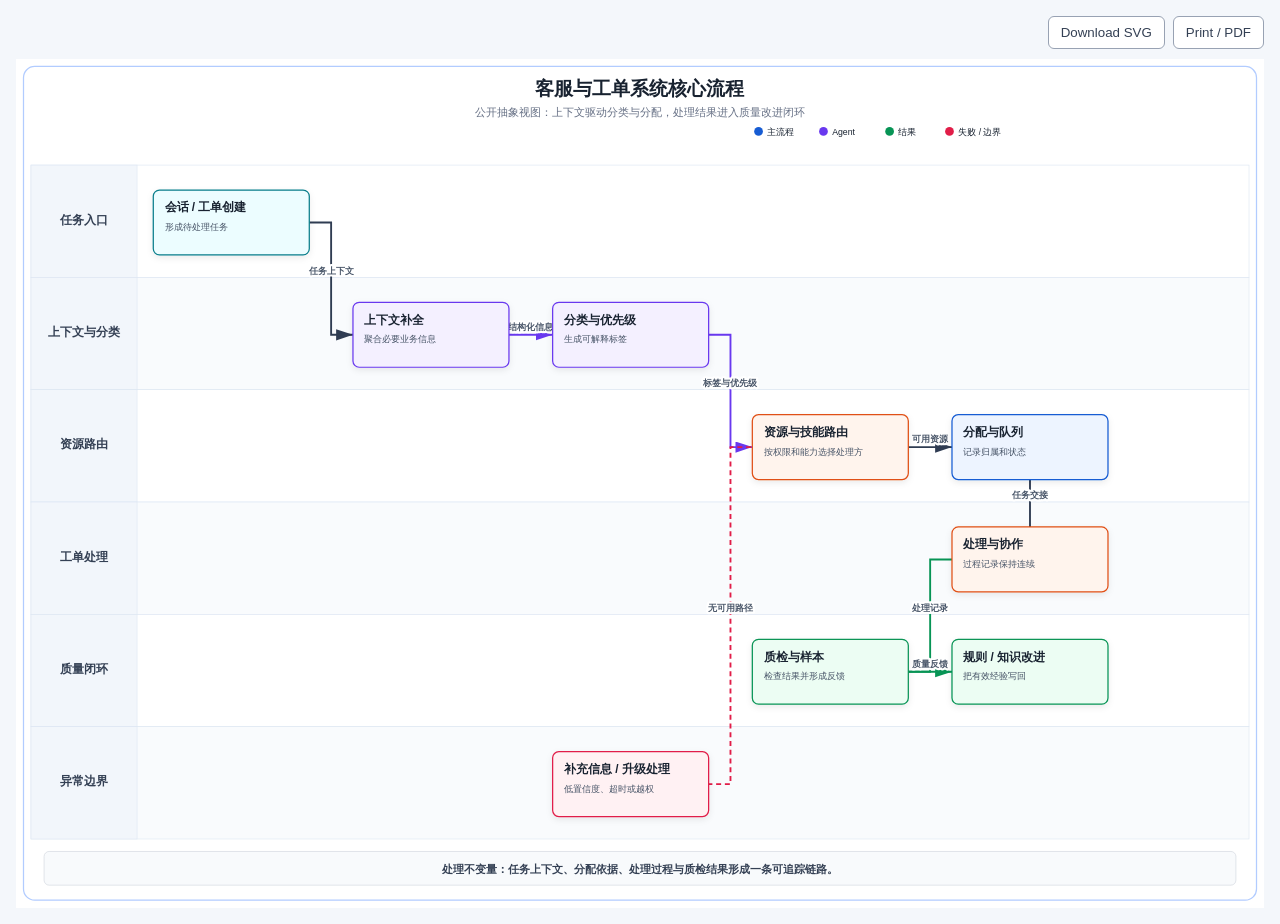
<file: diagram-sources/customer-service.html>
<!doctype html><html lang="zh-CN"><head><meta charset="utf-8"><meta name="viewport" content="width=device-width,initial-scale=1"><title>客服与工单系统核心流程</title><style>html,body{margin:0;background:#F4F7FB;font-family:Inter,"PingFang SC",Arial,sans-serif}main{width:min(2000px,100vw);margin:0 auto;padding:16px;box-sizing:border-box}svg{display:block;width:100%;height:auto;background:white}nav{display:flex;gap:8px;justify-content:flex-end;margin:0 0 10px}button{border:1px solid #98A2B3;background:#fff;color:#344054;padding:8px 12px;border-radius:6px;cursor:pointer}@media print{nav{display:none}main{padding:0}}</style></head><body><main><nav><button id="save">Download SVG</button><button onclick="print()">Print / PDF</button></nav><svg xmlns="http://www.w3.org/2000/svg" width="2000" height="1360" viewBox="0 0 2000 1360" role="img" aria-labelledby="title desc">
  <title id="title">客服与工单系统核心流程</title><desc id="desc">公开抽象视图：上下文驱动分类与分配，处理结果进入质量改进闭环</desc>
  <defs>
    <filter id="shadow" x="-10%" y="-10%" width="120%" height="130%"><feDropShadow dx="0" dy="4" stdDeviation="5" flood-color="#101828" flood-opacity=".08" /></filter>
    <marker id="arrow" markerWidth="10" markerHeight="10" refX="9" refY="3" orient="auto"><path d="M0,0 L0,6 L9,3 z" fill="#2F3C52" /></marker>
    <marker id="arrow-violet" markerWidth="10" markerHeight="10" refX="9" refY="3" orient="auto"><path d="M0,0 L0,6 L9,3 z" fill="#6938EF" /></marker>
    <marker id="arrow-green" markerWidth="10" markerHeight="10" refX="9" refY="3" orient="auto"><path d="M0,0 L0,6 L9,3 z" fill="#079455" /></marker>
    <marker id="arrow-red" markerWidth="10" markerHeight="10" refX="9" refY="3" orient="auto"><path d="M0,0 L0,6 L9,3 z" fill="#E11D48" /></marker>
  </defs>
  <style>
    text{font-family:Inter,"PingFang SC","Microsoft YaHei",Arial,sans-serif;letter-spacing:0;fill:#182230}
    .surface{fill:#fff;stroke:#B2CCFF;stroke-width:2}.title{font-size:31px;font-weight:700}.scope{font-size:17px;fill:#667085}
    .lane>rect{fill:#fff;stroke:#DCE6F2;stroke-width:1}.lane:nth-child(even)>rect:first-child{fill:#F9FBFD}.lane .lane-label-bg{fill:#F2F6FB}
    .lane-label{font-size:20px;font-weight:700;fill:#344054}.node rect{stroke-width:2;filter:url(#shadow)}
    .node-title{font-size:19px;font-weight:700}.node-detail{font-size:15px;fill:#475467}.edge{fill:none;stroke:#2F3C52;stroke-width:3}.edge.agent{stroke:#6938EF}.edge.success{stroke:#079455}.edge.failure{stroke:#E11D48;stroke-dasharray:8 6}
    .edge-label{font-size:14px;font-weight:600;fill:#475467;paint-order:stroke;stroke:#fff;stroke-width:7px;stroke-linejoin:round}
    .legend{font-size:14px;fill:#475467}.footer{fill:#F8FAFC;stroke:#D0D5DD}.footer-text{font-size:17px;font-weight:600;fill:#344054}
  </style>
  <rect class="surface" x="12" y="12" width="1976" height="1336" rx="18" />
  <text class="title" x="1000" y="58" text-anchor="middle">客服与工单系统核心流程</text>
  <text class="scope" x="1000" y="91" text-anchor="middle">公开抽象视图：上下文驱动分类与分配，处理结果进入质量改进闭环</text>
  <g class="legend" transform="translate(1190 116)"><circle cx="0" cy="0" r="7" fill="#175CD3"/><text x="14" y="5">主流程</text><circle cx="104" cy="0" r="7" fill="#6938EF"/><text x="118" y="5">Agent</text><circle cx="210" cy="0" r="7" fill="#079455"/><text x="224" y="5">结果</text><circle cx="306" cy="0" r="7" fill="#E11D48"/><text x="320" y="5">失败 / 边界</text></g>
  <g class="lane"><rect x="24" y="170" width="1952" height="180" />
      <rect class="lane-label-bg" x="24" y="170" width="170" height="180" />
      <text class="lane-label" x="109" y="264" text-anchor="middle">任务入口</text></g>
<g class="lane"><rect x="24" y="350" width="1952" height="180" />
      <rect class="lane-label-bg" x="24" y="350" width="170" height="180" />
      <text class="lane-label" x="109" y="444" text-anchor="middle">上下文与分类</text></g>
<g class="lane"><rect x="24" y="530" width="1952" height="180" />
      <rect class="lane-label-bg" x="24" y="530" width="170" height="180" />
      <text class="lane-label" x="109" y="624" text-anchor="middle">资源路由</text></g>
<g class="lane"><rect x="24" y="710" width="1952" height="180" />
      <rect class="lane-label-bg" x="24" y="710" width="170" height="180" />
      <text class="lane-label" x="109" y="804" text-anchor="middle">工单处理</text></g>
<g class="lane"><rect x="24" y="890" width="1952" height="180" />
      <rect class="lane-label-bg" x="24" y="890" width="170" height="180" />
      <text class="lane-label" x="109" y="984" text-anchor="middle">质量闭环</text></g>
<g class="lane"><rect x="24" y="1070" width="1952" height="180" />
      <rect class="lane-label-bg" x="24" y="1070" width="170" height="180" />
      <text class="lane-label" x="109" y="1164" text-anchor="middle">异常边界</text></g>
  <g><path class="edge primary" d="M 470 262 H 505 V 442 H 540" marker-end="url(#arrow)" />
      <text class="edge-label" x="505" y="344" text-anchor="middle">任务上下文</text></g>
<g><path class="edge agent" d="M 790 442 H 825 V 442 H 860" marker-end="url(#arrow-violet)" />
      <text class="edge-label" x="825" y="434" text-anchor="middle">结构化信息</text></g>
<g><path class="edge agent" d="M 1110 442 H 1145 V 622 H 1180" marker-end="url(#arrow-violet)" />
      <text class="edge-label" x="1145" y="524" text-anchor="middle">标签与优先级</text></g>
<g><path class="edge primary" d="M 1430 622 H 1465 V 622 H 1500" marker-end="url(#arrow)" />
      <text class="edge-label" x="1465" y="614" text-anchor="middle">可用资源</text></g>
<g><path class="edge primary" d="M 1750 622 H 1625 V 802 H 1500" marker-end="url(#arrow)" />
      <text class="edge-label" x="1625" y="704" text-anchor="middle">任务交接</text></g>
<g><path class="edge success" d="M 1750 802 H 1465 V 982 H 1180" marker-end="url(#arrow-green)" />
      <text class="edge-label" x="1465" y="884" text-anchor="middle">处理记录</text></g>
<g><path class="edge success" d="M 1430 982 H 1465 V 982 H 1500" marker-end="url(#arrow-green)" />
      <text class="edge-label" x="1465" y="974" text-anchor="middle">质量反馈</text></g>
<g><path class="edge failure" d="M 1430 622 H 1145 V 1162 H 860" marker-end="url(#arrow-red)" />
      <text class="edge-label" x="1145" y="884" text-anchor="middle">无可用路径</text></g>
  <g class="node" role="group" aria-label="会话 / 工单创建">
      <rect x="220" y="210" width="250" height="104" rx="10" style="fill:#ECFDFF;stroke:#087E8B" />
      <text class="node-title" x="238" y="244">会话 / 工单创建</text>
      <text class="node-detail" x="238" y="274"><tspan x="238" dy="0">形成待处理任务</tspan></text>
    </g>
<g class="node" role="group" aria-label="上下文补全">
      <rect x="540" y="390" width="250" height="104" rx="10" style="fill:#F4F0FF;stroke:#6938EF" />
      <text class="node-title" x="558" y="424">上下文补全</text>
      <text class="node-detail" x="558" y="454"><tspan x="558" dy="0">聚合必要业务信息</tspan></text>
    </g>
<g class="node" role="group" aria-label="分类与优先级">
      <rect x="860" y="390" width="250" height="104" rx="10" style="fill:#F4F0FF;stroke:#6938EF" />
      <text class="node-title" x="878" y="424">分类与优先级</text>
      <text class="node-detail" x="878" y="454"><tspan x="878" dy="0">生成可解释标签</tspan></text>
    </g>
<g class="node" role="group" aria-label="资源与技能路由">
      <rect x="1180" y="570" width="250" height="104" rx="10" style="fill:#FFF4ED;stroke:#E04F16" />
      <text class="node-title" x="1198" y="604">资源与技能路由</text>
      <text class="node-detail" x="1198" y="634"><tspan x="1198" dy="0">按权限和能力选择处理方</tspan></text>
    </g>
<g class="node" role="group" aria-label="分配与队列">
      <rect x="1500" y="570" width="250" height="104" rx="10" style="fill:#EDF4FF;stroke:#175CD3" />
      <text class="node-title" x="1518" y="604">分配与队列</text>
      <text class="node-detail" x="1518" y="634"><tspan x="1518" dy="0">记录归属和状态</tspan></text>
    </g>
<g class="node" role="group" aria-label="处理与协作">
      <rect x="1500" y="750" width="250" height="104" rx="10" style="fill:#FFF4ED;stroke:#E04F16" />
      <text class="node-title" x="1518" y="784">处理与协作</text>
      <text class="node-detail" x="1518" y="814"><tspan x="1518" dy="0">过程记录保持连续</tspan></text>
    </g>
<g class="node" role="group" aria-label="质检与样本">
      <rect x="1180" y="930" width="250" height="104" rx="10" style="fill:#ECFDF3;stroke:#079455" />
      <text class="node-title" x="1198" y="964">质检与样本</text>
      <text class="node-detail" x="1198" y="994"><tspan x="1198" dy="0">检查结果并形成反馈</tspan></text>
    </g>
<g class="node" role="group" aria-label="规则 / 知识改进">
      <rect x="1500" y="930" width="250" height="104" rx="10" style="fill:#ECFDF3;stroke:#079455" />
      <text class="node-title" x="1518" y="964">规则 / 知识改进</text>
      <text class="node-detail" x="1518" y="994"><tspan x="1518" dy="0">把有效经验写回</tspan></text>
    </g>
<g class="node" role="group" aria-label="补充信息 / 升级处理">
      <rect x="860" y="1110" width="250" height="104" rx="10" style="fill:#FFF1F3;stroke:#E11D48" />
      <text class="node-title" x="878" y="1144">补充信息 / 升级处理</text>
      <text class="node-detail" x="878" y="1174"><tspan x="878" dy="0">低置信度、超时或越权</tspan></text>
    </g>
  <g><rect class="footer" x="45" y="1270" width="1910" height="54" rx="8"/><text class="footer-text" x="1000" y="1304" text-anchor="middle">处理不变量：任务上下文、分配依据、处理过程与质检结果形成一条可追踪链路。</text></g>
</svg></main><script>const source="<svg xmlns=\"http://www.w3.org/2000/svg\" width=\"2000\" height=\"1360\" viewBox=\"0 0 2000 1360\" role=\"img\" aria-labelledby=\"title desc\">\n  <title id=\"title\">客服与工单系统核心流程</title><desc id=\"desc\">公开抽象视图：上下文驱动分类与分配，处理结果进入质量改进闭环</desc>\n  <defs>\n    <filter id=\"shadow\" x=\"-10%\" y=\"-10%\" width=\"120%\" height=\"130%\"><feDropShadow dx=\"0\" dy=\"4\" stdDeviation=\"5\" flood-color=\"#101828\" flood-opacity=\".08\" /></filter>\n    <marker id=\"arrow\" markerWidth=\"10\" markerHeight=\"10\" refX=\"9\" refY=\"3\" orient=\"auto\"><path d=\"M0,0 L0,6 L9,3 z\" fill=\"#2F3C52\" /></marker>\n    <marker id=\"arrow-violet\" markerWidth=\"10\" markerHeight=\"10\" refX=\"9\" refY=\"3\" orient=\"auto\"><path d=\"M0,0 L0,6 L9,3 z\" fill=\"#6938EF\" /></marker>\n    <marker id=\"arrow-green\" markerWidth=\"10\" markerHeight=\"10\" refX=\"9\" refY=\"3\" orient=\"auto\"><path d=\"M0,0 L0,6 L9,3 z\" fill=\"#079455\" /></marker>\n    <marker id=\"arrow-red\" markerWidth=\"10\" markerHeight=\"10\" refX=\"9\" refY=\"3\" orient=\"auto\"><path d=\"M0,0 L0,6 L9,3 z\" fill=\"#E11D48\" /></marker>\n  </defs>\n  <style>\n    text{font-family:Inter,\"PingFang SC\",\"Microsoft YaHei\",Arial,sans-serif;letter-spacing:0;fill:#182230}\n    .surface{fill:#fff;stroke:#B2CCFF;stroke-width:2}.title{font-size:31px;font-weight:700}.scope{font-size:17px;fill:#667085}\n    .lane>rect{fill:#fff;stroke:#DCE6F2;stroke-width:1}.lane:nth-child(even)>rect:first-child{fill:#F9FBFD}.lane .lane-label-bg{fill:#F2F6FB}\n    .lane-label{font-size:20px;font-weight:700;fill:#344054}.node rect{stroke-width:2;filter:url(#shadow)}\n    .node-title{font-size:19px;font-weight:700}.node-detail{font-size:15px;fill:#475467}.edge{fill:none;stroke:#2F3C52;stroke-width:3}.edge.agent{stroke:#6938EF}.edge.success{stroke:#079455}.edge.failure{stroke:#E11D48;stroke-dasharray:8 6}\n    .edge-label{font-size:14px;font-weight:600;fill:#475467;paint-order:stroke;stroke:#fff;stroke-width:7px;stroke-linejoin:round}\n    .legend{font-size:14px;fill:#475467}.footer{fill:#F8FAFC;stroke:#D0D5DD}.footer-text{font-size:17px;font-weight:600;fill:#344054}\n  </style>\n  <rect class=\"surface\" x=\"12\" y=\"12\" width=\"1976\" height=\"1336\" rx=\"18\" />\n  <text class=\"title\" x=\"1000\" y=\"58\" text-anchor=\"middle\">客服与工单系统核心流程</text>\n  <text class=\"scope\" x=\"1000\" y=\"91\" text-anchor=\"middle\">公开抽象视图：上下文驱动分类与分配，处理结果进入质量改进闭环</text>\n  <g class=\"legend\" transform=\"translate(1190 116)\"><circle cx=\"0\" cy=\"0\" r=\"7\" fill=\"#175CD3\"/><text x=\"14\" y=\"5\">主流程</text><circle cx=\"104\" cy=\"0\" r=\"7\" fill=\"#6938EF\"/><text x=\"118\" y=\"5\">Agent</text><circle cx=\"210\" cy=\"0\" r=\"7\" fill=\"#079455\"/><text x=\"224\" y=\"5\">结果</text><circle cx=\"306\" cy=\"0\" r=\"7\" fill=\"#E11D48\"/><text x=\"320\" y=\"5\">失败 / 边界</text></g>\n  <g class=\"lane\"><rect x=\"24\" y=\"170\" width=\"1952\" height=\"180\" />\n      <rect class=\"lane-label-bg\" x=\"24\" y=\"170\" width=\"170\" height=\"180\" />\n      <text class=\"lane-label\" x=\"109\" y=\"264\" text-anchor=\"middle\">任务入口</text></g>\n<g class=\"lane\"><rect x=\"24\" y=\"350\" width=\"1952\" height=\"180\" />\n      <rect class=\"lane-label-bg\" x=\"24\" y=\"350\" width=\"170\" height=\"180\" />\n      <text class=\"lane-label\" x=\"109\" y=\"444\" text-anchor=\"middle\">上下文与分类</text></g>\n<g class=\"lane\"><rect x=\"24\" y=\"530\" width=\"1952\" height=\"180\" />\n      <rect class=\"lane-label-bg\" x=\"24\" y=\"530\" width=\"170\" height=\"180\" />\n      <text class=\"lane-label\" x=\"109\" y=\"624\" text-anchor=\"middle\">资源路由</text></g>\n<g class=\"lane\"><rect x=\"24\" y=\"710\" width=\"1952\" height=\"180\" />\n      <rect class=\"lane-label-bg\" x=\"24\" y=\"710\" width=\"170\" height=\"180\" />\n      <text class=\"lane-label\" x=\"109\" y=\"804\" text-anchor=\"middle\">工单处理</text></g>\n<g class=\"lane\"><rect x=\"24\" y=\"890\" width=\"1952\" height=\"180\" />\n      <rect class=\"lane-label-bg\" x=\"24\" y=\"890\" width=\"170\" height=\"180\" />\n      <text class=\"lane-label\" x=\"109\" y=\"984\" text-anchor=\"middle\">质量闭环</text></g>\n<g class=\"lane\"><rect x=\"24\" y=\"1070\" width=\"1952\" height=\"180\" />\n      <rect class=\"lane-label-bg\" x=\"24\" y=\"1070\" width=\"170\" height=\"180\" />\n      <text class=\"lane-label\" x=\"109\" y=\"1164\" text-anchor=\"middle\">异常边界</text></g>\n  <g><path class=\"edge primary\" d=\"M 470 262 H 505 V 442 H 540\" marker-end=\"url(#arrow)\" />\n      <text class=\"edge-label\" x=\"505\" y=\"344\" text-anchor=\"middle\">任务上下文</text></g>\n<g><path class=\"edge agent\" d=\"M 790 442 H 825 V 442 H 860\" marker-end=\"url(#arrow-violet)\" />\n      <text class=\"edge-label\" x=\"825\" y=\"434\" text-anchor=\"middle\">结构化信息</text></g>\n<g><path class=\"edge agent\" d=\"M 1110 442 H 1145 V 622 H 1180\" marker-end=\"url(#arrow-violet)\" />\n      <text class=\"edge-label\" x=\"1145\" y=\"524\" text-anchor=\"middle\">标签与优先级</text></g>\n<g><path class=\"edge primary\" d=\"M 1430 622 H 1465 V 622 H 1500\" marker-end=\"url(#arrow)\" />\n      <text class=\"edge-label\" x=\"1465\" y=\"614\" text-anchor=\"middle\">可用资源</text></g>\n<g><path class=\"edge primary\" d=\"M 1750 622 H 1625 V 802 H 1500\" marker-end=\"url(#arrow)\" />\n      <text class=\"edge-label\" x=\"1625\" y=\"704\" text-anchor=\"middle\">任务交接</text></g>\n<g><path class=\"edge success\" d=\"M 1750 802 H 1465 V 982 H 1180\" marker-end=\"url(#arrow-green)\" />\n      <text class=\"edge-label\" x=\"1465\" y=\"884\" text-anchor=\"middle\">处理记录</text></g>\n<g><path class=\"edge success\" d=\"M 1430 982 H 1465 V 982 H 1500\" marker-end=\"url(#arrow-green)\" />\n      <text class=\"edge-label\" x=\"1465\" y=\"974\" text-anchor=\"middle\">质量反馈</text></g>\n<g><path class=\"edge failure\" d=\"M 1430 622 H 1145 V 1162 H 860\" marker-end=\"url(#arrow-red)\" />\n      <text class=\"edge-label\" x=\"1145\" y=\"884\" text-anchor=\"middle\">无可用路径</text></g>\n  <g class=\"node\" role=\"group\" aria-label=\"会话 / 工单创建\">\n      <rect x=\"220\" y=\"210\" width=\"250\" height=\"104\" rx=\"10\" style=\"fill:#ECFDFF;stroke:#087E8B\" />\n      <text class=\"node-title\" x=\"238\" y=\"244\">会话 / 工单创建</text>\n      <text class=\"node-detail\" x=\"238\" y=\"274\"><tspan x=\"238\" dy=\"0\">形成待处理任务</tspan></text>\n    </g>\n<g class=\"node\" role=\"group\" aria-label=\"上下文补全\">\n      <rect x=\"540\" y=\"390\" width=\"250\" height=\"104\" rx=\"10\" style=\"fill:#F4F0FF;stroke:#6938EF\" />\n      <text class=\"node-title\" x=\"558\" y=\"424\">上下文补全</text>\n      <text class=\"node-detail\" x=\"558\" y=\"454\"><tspan x=\"558\" dy=\"0\">聚合必要业务信息</tspan></text>\n    </g>\n<g class=\"node\" role=\"group\" aria-label=\"分类与优先级\">\n      <rect x=\"860\" y=\"390\" width=\"250\" height=\"104\" rx=\"10\" style=\"fill:#F4F0FF;stroke:#6938EF\" />\n      <text class=\"node-title\" x=\"878\" y=\"424\">分类与优先级</text>\n      <text class=\"node-detail\" x=\"878\" y=\"454\"><tspan x=\"878\" dy=\"0\">生成可解释标签</tspan></text>\n    </g>\n<g class=\"node\" role=\"group\" aria-label=\"资源与技能路由\">\n      <rect x=\"1180\" y=\"570\" width=\"250\" height=\"104\" rx=\"10\" style=\"fill:#FFF4ED;stroke:#E04F16\" />\n      <text class=\"node-title\" x=\"1198\" y=\"604\">资源与技能路由</text>\n      <text class=\"node-detail\" x=\"1198\" y=\"634\"><tspan x=\"1198\" dy=\"0\">按权限和能力选择处理方</tspan></text>\n    </g>\n<g class=\"node\" role=\"group\" aria-label=\"分配与队列\">\n      <rect x=\"1500\" y=\"570\" width=\"250\" height=\"104\" rx=\"10\" style=\"fill:#EDF4FF;stroke:#175CD3\" />\n      <text class=\"node-title\" x=\"1518\" y=\"604\">分配与队列</text>\n      <text class=\"node-detail\" x=\"1518\" y=\"634\"><tspan x=\"1518\" dy=\"0\">记录归属和状态</tspan></text>\n    </g>\n<g class=\"node\" role=\"group\" aria-label=\"处理与协作\">\n      <rect x=\"1500\" y=\"750\" width=\"250\" height=\"104\" rx=\"10\" style=\"fill:#FFF4ED;stroke:#E04F16\" />\n      <text class=\"node-title\" x=\"1518\" y=\"784\">处理与协作</text>\n      <text class=\"node-detail\" x=\"1518\" y=\"814\"><tspan x=\"1518\" dy=\"0\">过程记录保持连续</tspan></text>\n    </g>\n<g class=\"node\" role=\"group\" aria-label=\"质检与样本\">\n      <rect x=\"1180\" y=\"930\" width=\"250\" height=\"104\" rx=\"10\" style=\"fill:#ECFDF3;stroke:#079455\" />\n      <text class=\"node-title\" x=\"1198\" y=\"964\">质检与样本</text>\n      <text class=\"node-detail\" x=\"1198\" y=\"994\"><tspan x=\"1198\" dy=\"0\">检查结果并形成反馈</tspan></text>\n    </g>\n<g class=\"node\" role=\"group\" aria-label=\"规则 / 知识改进\">\n      <rect x=\"1500\" y=\"930\" width=\"250\" height=\"104\" rx=\"10\" style=\"fill:#ECFDF3;stroke:#079455\" />\n      <text class=\"node-title\" x=\"1518\" y=\"964\">规则 / 知识改进</text>\n      <text class=\"node-detail\" x=\"1518\" y=\"994\"><tspan x=\"1518\" dy=\"0\">把有效经验写回</tspan></text>\n    </g>\n<g class=\"node\" role=\"group\" aria-label=\"补充信息 / 升级处理\">\n      <rect x=\"860\" y=\"1110\" width=\"250\" height=\"104\" rx=\"10\" style=\"fill:#FFF1F3;stroke:#E11D48\" />\n      <text class=\"node-title\" x=\"878\" y=\"1144\">补充信息 / 升级处理</text>\n      <text class=\"node-detail\" x=\"878\" y=\"1174\"><tspan x=\"878\" dy=\"0\">低置信度、超时或越权</tspan></text>\n    </g>\n  <g><rect class=\"footer\" x=\"45\" y=\"1270\" width=\"1910\" height=\"54\" rx=\"8\"/><text class=\"footer-text\" x=\"1000\" y=\"1304\" text-anchor=\"middle\">处理不变量：任务上下文、分配依据、处理过程与质检结果形成一条可追踪链路。</text></g>\n</svg>";document.getElementById("save").onclick=()=>{const blob=new Blob([source],{type:"image/svg+xml"});const a=document.createElement("a");a.href=URL.createObjectURL(blob);a.download="customer-service.svg";a.click();setTimeout(()=>URL.revokeObjectURL(a.href),1000)};</script></body></html>
</file>
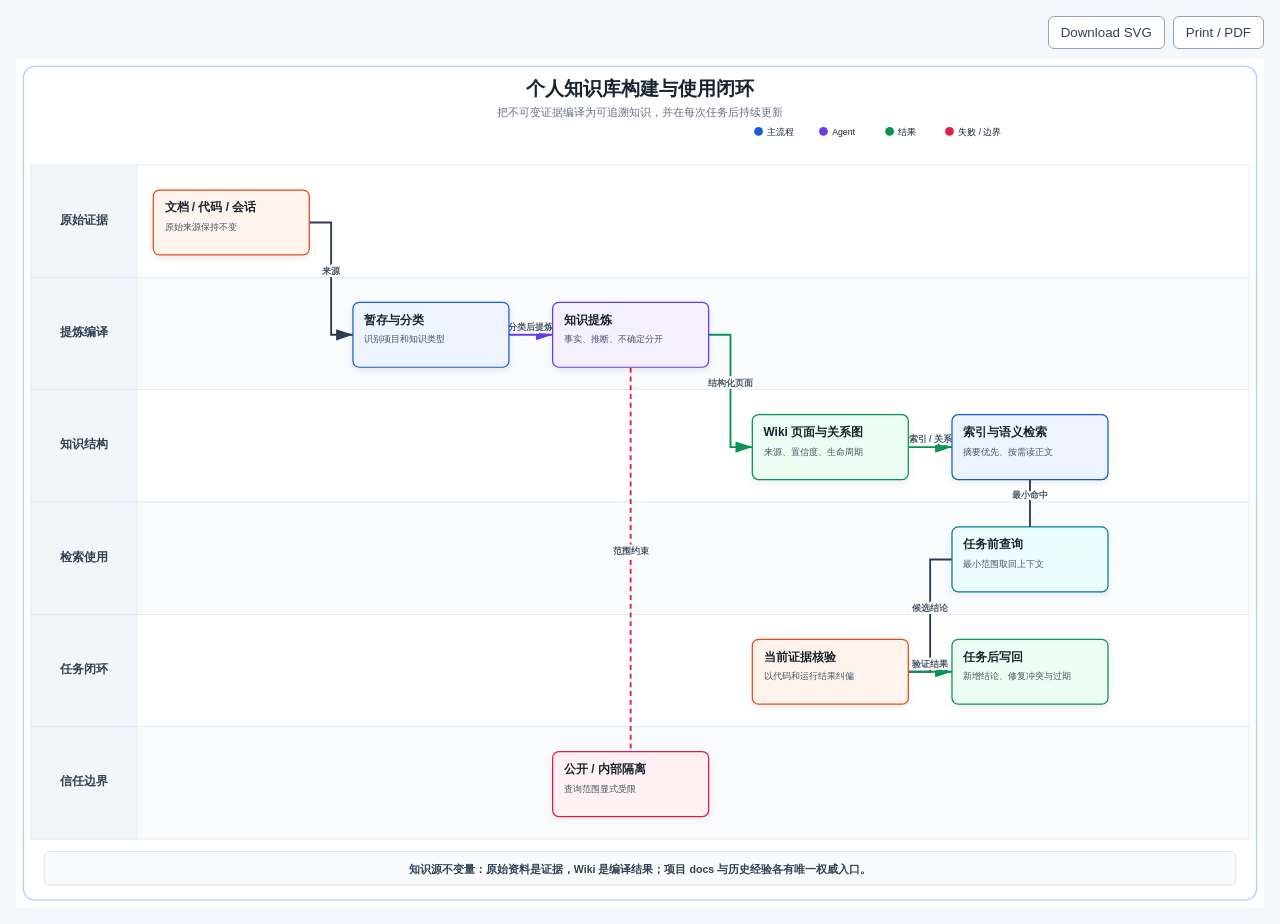
<file: diagram-sources/knowledge-base.html>
<!doctype html><html lang="zh-CN"><head><meta charset="utf-8"><meta name="viewport" content="width=device-width,initial-scale=1"><title>个人知识库构建与使用闭环</title><style>html,body{margin:0;background:#F4F7FB;font-family:Inter,"PingFang SC",Arial,sans-serif}main{width:min(2000px,100vw);margin:0 auto;padding:16px;box-sizing:border-box}svg{display:block;width:100%;height:auto;background:white}nav{display:flex;gap:8px;justify-content:flex-end;margin:0 0 10px}button{border:1px solid #98A2B3;background:#fff;color:#344054;padding:8px 12px;border-radius:6px;cursor:pointer}@media print{nav{display:none}main{padding:0}}</style></head><body><main><nav><button id="save">Download SVG</button><button onclick="print()">Print / PDF</button></nav><svg xmlns="http://www.w3.org/2000/svg" width="2000" height="1360" viewBox="0 0 2000 1360" role="img" aria-labelledby="title desc">
  <title id="title">个人知识库构建与使用闭环</title><desc id="desc">把不可变证据编译为可追溯知识，并在每次任务后持续更新</desc>
  <defs>
    <filter id="shadow" x="-10%" y="-10%" width="120%" height="130%"><feDropShadow dx="0" dy="4" stdDeviation="5" flood-color="#101828" flood-opacity=".08" /></filter>
    <marker id="arrow" markerWidth="10" markerHeight="10" refX="9" refY="3" orient="auto"><path d="M0,0 L0,6 L9,3 z" fill="#2F3C52" /></marker>
    <marker id="arrow-violet" markerWidth="10" markerHeight="10" refX="9" refY="3" orient="auto"><path d="M0,0 L0,6 L9,3 z" fill="#6938EF" /></marker>
    <marker id="arrow-green" markerWidth="10" markerHeight="10" refX="9" refY="3" orient="auto"><path d="M0,0 L0,6 L9,3 z" fill="#079455" /></marker>
    <marker id="arrow-red" markerWidth="10" markerHeight="10" refX="9" refY="3" orient="auto"><path d="M0,0 L0,6 L9,3 z" fill="#E11D48" /></marker>
  </defs>
  <style>
    text{font-family:Inter,"PingFang SC","Microsoft YaHei",Arial,sans-serif;letter-spacing:0;fill:#182230}
    .surface{fill:#fff;stroke:#B2CCFF;stroke-width:2}.title{font-size:31px;font-weight:700}.scope{font-size:17px;fill:#667085}
    .lane>rect{fill:#fff;stroke:#DCE6F2;stroke-width:1}.lane:nth-child(even)>rect:first-child{fill:#F9FBFD}.lane .lane-label-bg{fill:#F2F6FB}
    .lane-label{font-size:20px;font-weight:700;fill:#344054}.node rect{stroke-width:2;filter:url(#shadow)}
    .node-title{font-size:19px;font-weight:700}.node-detail{font-size:15px;fill:#475467}.edge{fill:none;stroke:#2F3C52;stroke-width:3}.edge.agent{stroke:#6938EF}.edge.success{stroke:#079455}.edge.failure{stroke:#E11D48;stroke-dasharray:8 6}
    .edge-label{font-size:14px;font-weight:600;fill:#475467;paint-order:stroke;stroke:#fff;stroke-width:7px;stroke-linejoin:round}
    .legend{font-size:14px;fill:#475467}.footer{fill:#F8FAFC;stroke:#D0D5DD}.footer-text{font-size:17px;font-weight:600;fill:#344054}
  </style>
  <rect class="surface" x="12" y="12" width="1976" height="1336" rx="18" />
  <text class="title" x="1000" y="58" text-anchor="middle">个人知识库构建与使用闭环</text>
  <text class="scope" x="1000" y="91" text-anchor="middle">把不可变证据编译为可追溯知识，并在每次任务后持续更新</text>
  <g class="legend" transform="translate(1190 116)"><circle cx="0" cy="0" r="7" fill="#175CD3"/><text x="14" y="5">主流程</text><circle cx="104" cy="0" r="7" fill="#6938EF"/><text x="118" y="5">Agent</text><circle cx="210" cy="0" r="7" fill="#079455"/><text x="224" y="5">结果</text><circle cx="306" cy="0" r="7" fill="#E11D48"/><text x="320" y="5">失败 / 边界</text></g>
  <g class="lane"><rect x="24" y="170" width="1952" height="180" />
      <rect class="lane-label-bg" x="24" y="170" width="170" height="180" />
      <text class="lane-label" x="109" y="264" text-anchor="middle">原始证据</text></g>
<g class="lane"><rect x="24" y="350" width="1952" height="180" />
      <rect class="lane-label-bg" x="24" y="350" width="170" height="180" />
      <text class="lane-label" x="109" y="444" text-anchor="middle">提炼编译</text></g>
<g class="lane"><rect x="24" y="530" width="1952" height="180" />
      <rect class="lane-label-bg" x="24" y="530" width="170" height="180" />
      <text class="lane-label" x="109" y="624" text-anchor="middle">知识结构</text></g>
<g class="lane"><rect x="24" y="710" width="1952" height="180" />
      <rect class="lane-label-bg" x="24" y="710" width="170" height="180" />
      <text class="lane-label" x="109" y="804" text-anchor="middle">检索使用</text></g>
<g class="lane"><rect x="24" y="890" width="1952" height="180" />
      <rect class="lane-label-bg" x="24" y="890" width="170" height="180" />
      <text class="lane-label" x="109" y="984" text-anchor="middle">任务闭环</text></g>
<g class="lane"><rect x="24" y="1070" width="1952" height="180" />
      <rect class="lane-label-bg" x="24" y="1070" width="170" height="180" />
      <text class="lane-label" x="109" y="1164" text-anchor="middle">信任边界</text></g>
  <g><path class="edge primary" d="M 470 262 H 505 V 442 H 540" marker-end="url(#arrow)" />
      <text class="edge-label" x="505" y="344" text-anchor="middle">来源</text></g>
<g><path class="edge agent" d="M 790 442 H 825 V 442 H 860" marker-end="url(#arrow-violet)" />
      <text class="edge-label" x="825" y="434" text-anchor="middle">分类后提炼</text></g>
<g><path class="edge success" d="M 1110 442 H 1145 V 622 H 1180" marker-end="url(#arrow-green)" />
      <text class="edge-label" x="1145" y="524" text-anchor="middle">结构化页面</text></g>
<g><path class="edge success" d="M 1430 622 H 1465 V 622 H 1500" marker-end="url(#arrow-green)" />
      <text class="edge-label" x="1465" y="614" text-anchor="middle">索引 / 关系</text></g>
<g><path class="edge primary" d="M 1750 622 H 1625 V 802 H 1500" marker-end="url(#arrow)" />
      <text class="edge-label" x="1625" y="704" text-anchor="middle">最小命中</text></g>
<g><path class="edge primary" d="M 1750 802 H 1465 V 982 H 1180" marker-end="url(#arrow)" />
      <text class="edge-label" x="1465" y="884" text-anchor="middle">候选结论</text></g>
<g><path class="edge success" d="M 1430 982 H 1465 V 982 H 1500" marker-end="url(#arrow-green)" />
      <text class="edge-label" x="1465" y="974" text-anchor="middle">验证结果</text></g>
<g><path class="edge failure" d="M 1110 1162 H 985 V 442 H 860" marker-end="url(#arrow-red)" />
      <text class="edge-label" x="985" y="794" text-anchor="middle">范围约束</text></g>
  <g class="node" role="group" aria-label="文档 / 代码 / 会话">
      <rect x="220" y="210" width="250" height="104" rx="10" style="fill:#FFF4ED;stroke:#E04F16" />
      <text class="node-title" x="238" y="244">文档 / 代码 / 会话</text>
      <text class="node-detail" x="238" y="274"><tspan x="238" dy="0">原始来源保持不变</tspan></text>
    </g>
<g class="node" role="group" aria-label="暂存与分类">
      <rect x="540" y="390" width="250" height="104" rx="10" style="fill:#EDF4FF;stroke:#175CD3" />
      <text class="node-title" x="558" y="424">暂存与分类</text>
      <text class="node-detail" x="558" y="454"><tspan x="558" dy="0">识别项目和知识类型</tspan></text>
    </g>
<g class="node" role="group" aria-label="知识提炼">
      <rect x="860" y="390" width="250" height="104" rx="10" style="fill:#F4F0FF;stroke:#6938EF" />
      <text class="node-title" x="878" y="424">知识提炼</text>
      <text class="node-detail" x="878" y="454"><tspan x="878" dy="0">事实、推断、不确定分开</tspan></text>
    </g>
<g class="node" role="group" aria-label="Wiki 页面与关系图">
      <rect x="1180" y="570" width="250" height="104" rx="10" style="fill:#ECFDF3;stroke:#079455" />
      <text class="node-title" x="1198" y="604">Wiki 页面与关系图</text>
      <text class="node-detail" x="1198" y="634"><tspan x="1198" dy="0">来源、置信度、生命周期</tspan></text>
    </g>
<g class="node" role="group" aria-label="索引与语义检索">
      <rect x="1500" y="570" width="250" height="104" rx="10" style="fill:#EDF4FF;stroke:#175CD3" />
      <text class="node-title" x="1518" y="604">索引与语义检索</text>
      <text class="node-detail" x="1518" y="634"><tspan x="1518" dy="0">摘要优先、按需读正文</tspan></text>
    </g>
<g class="node" role="group" aria-label="任务前查询">
      <rect x="1500" y="750" width="250" height="104" rx="10" style="fill:#ECFDFF;stroke:#087E8B" />
      <text class="node-title" x="1518" y="784">任务前查询</text>
      <text class="node-detail" x="1518" y="814"><tspan x="1518" dy="0">最小范围取回上下文</tspan></text>
    </g>
<g class="node" role="group" aria-label="当前证据核验">
      <rect x="1180" y="930" width="250" height="104" rx="10" style="fill:#FFF4ED;stroke:#E04F16" />
      <text class="node-title" x="1198" y="964">当前证据核验</text>
      <text class="node-detail" x="1198" y="994"><tspan x="1198" dy="0">以代码和运行结果纠偏</tspan></text>
    </g>
<g class="node" role="group" aria-label="任务后写回">
      <rect x="1500" y="930" width="250" height="104" rx="10" style="fill:#ECFDF3;stroke:#079455" />
      <text class="node-title" x="1518" y="964">任务后写回</text>
      <text class="node-detail" x="1518" y="994"><tspan x="1518" dy="0">新增结论、修复冲突与过期</tspan></text>
    </g>
<g class="node" role="group" aria-label="公开 / 内部隔离">
      <rect x="860" y="1110" width="250" height="104" rx="10" style="fill:#FFF1F3;stroke:#E11D48" />
      <text class="node-title" x="878" y="1144">公开 / 内部隔离</text>
      <text class="node-detail" x="878" y="1174"><tspan x="878" dy="0">查询范围显式受限</tspan></text>
    </g>
  <g><rect class="footer" x="45" y="1270" width="1910" height="54" rx="8"/><text class="footer-text" x="1000" y="1304" text-anchor="middle">知识源不变量：原始资料是证据，Wiki 是编译结果；项目 docs 与历史经验各有唯一权威入口。</text></g>
</svg></main><script>const source="<svg xmlns=\"http://www.w3.org/2000/svg\" width=\"2000\" height=\"1360\" viewBox=\"0 0 2000 1360\" role=\"img\" aria-labelledby=\"title desc\">\n  <title id=\"title\">个人知识库构建与使用闭环</title><desc id=\"desc\">把不可变证据编译为可追溯知识，并在每次任务后持续更新</desc>\n  <defs>\n    <filter id=\"shadow\" x=\"-10%\" y=\"-10%\" width=\"120%\" height=\"130%\"><feDropShadow dx=\"0\" dy=\"4\" stdDeviation=\"5\" flood-color=\"#101828\" flood-opacity=\".08\" /></filter>\n    <marker id=\"arrow\" markerWidth=\"10\" markerHeight=\"10\" refX=\"9\" refY=\"3\" orient=\"auto\"><path d=\"M0,0 L0,6 L9,3 z\" fill=\"#2F3C52\" /></marker>\n    <marker id=\"arrow-violet\" markerWidth=\"10\" markerHeight=\"10\" refX=\"9\" refY=\"3\" orient=\"auto\"><path d=\"M0,0 L0,6 L9,3 z\" fill=\"#6938EF\" /></marker>\n    <marker id=\"arrow-green\" markerWidth=\"10\" markerHeight=\"10\" refX=\"9\" refY=\"3\" orient=\"auto\"><path d=\"M0,0 L0,6 L9,3 z\" fill=\"#079455\" /></marker>\n    <marker id=\"arrow-red\" markerWidth=\"10\" markerHeight=\"10\" refX=\"9\" refY=\"3\" orient=\"auto\"><path d=\"M0,0 L0,6 L9,3 z\" fill=\"#E11D48\" /></marker>\n  </defs>\n  <style>\n    text{font-family:Inter,\"PingFang SC\",\"Microsoft YaHei\",Arial,sans-serif;letter-spacing:0;fill:#182230}\n    .surface{fill:#fff;stroke:#B2CCFF;stroke-width:2}.title{font-size:31px;font-weight:700}.scope{font-size:17px;fill:#667085}\n    .lane>rect{fill:#fff;stroke:#DCE6F2;stroke-width:1}.lane:nth-child(even)>rect:first-child{fill:#F9FBFD}.lane .lane-label-bg{fill:#F2F6FB}\n    .lane-label{font-size:20px;font-weight:700;fill:#344054}.node rect{stroke-width:2;filter:url(#shadow)}\n    .node-title{font-size:19px;font-weight:700}.node-detail{font-size:15px;fill:#475467}.edge{fill:none;stroke:#2F3C52;stroke-width:3}.edge.agent{stroke:#6938EF}.edge.success{stroke:#079455}.edge.failure{stroke:#E11D48;stroke-dasharray:8 6}\n    .edge-label{font-size:14px;font-weight:600;fill:#475467;paint-order:stroke;stroke:#fff;stroke-width:7px;stroke-linejoin:round}\n    .legend{font-size:14px;fill:#475467}.footer{fill:#F8FAFC;stroke:#D0D5DD}.footer-text{font-size:17px;font-weight:600;fill:#344054}\n  </style>\n  <rect class=\"surface\" x=\"12\" y=\"12\" width=\"1976\" height=\"1336\" rx=\"18\" />\n  <text class=\"title\" x=\"1000\" y=\"58\" text-anchor=\"middle\">个人知识库构建与使用闭环</text>\n  <text class=\"scope\" x=\"1000\" y=\"91\" text-anchor=\"middle\">把不可变证据编译为可追溯知识，并在每次任务后持续更新</text>\n  <g class=\"legend\" transform=\"translate(1190 116)\"><circle cx=\"0\" cy=\"0\" r=\"7\" fill=\"#175CD3\"/><text x=\"14\" y=\"5\">主流程</text><circle cx=\"104\" cy=\"0\" r=\"7\" fill=\"#6938EF\"/><text x=\"118\" y=\"5\">Agent</text><circle cx=\"210\" cy=\"0\" r=\"7\" fill=\"#079455\"/><text x=\"224\" y=\"5\">结果</text><circle cx=\"306\" cy=\"0\" r=\"7\" fill=\"#E11D48\"/><text x=\"320\" y=\"5\">失败 / 边界</text></g>\n  <g class=\"lane\"><rect x=\"24\" y=\"170\" width=\"1952\" height=\"180\" />\n      <rect class=\"lane-label-bg\" x=\"24\" y=\"170\" width=\"170\" height=\"180\" />\n      <text class=\"lane-label\" x=\"109\" y=\"264\" text-anchor=\"middle\">原始证据</text></g>\n<g class=\"lane\"><rect x=\"24\" y=\"350\" width=\"1952\" height=\"180\" />\n      <rect class=\"lane-label-bg\" x=\"24\" y=\"350\" width=\"170\" height=\"180\" />\n      <text class=\"lane-label\" x=\"109\" y=\"444\" text-anchor=\"middle\">提炼编译</text></g>\n<g class=\"lane\"><rect x=\"24\" y=\"530\" width=\"1952\" height=\"180\" />\n      <rect class=\"lane-label-bg\" x=\"24\" y=\"530\" width=\"170\" height=\"180\" />\n      <text class=\"lane-label\" x=\"109\" y=\"624\" text-anchor=\"middle\">知识结构</text></g>\n<g class=\"lane\"><rect x=\"24\" y=\"710\" width=\"1952\" height=\"180\" />\n      <rect class=\"lane-label-bg\" x=\"24\" y=\"710\" width=\"170\" height=\"180\" />\n      <text class=\"lane-label\" x=\"109\" y=\"804\" text-anchor=\"middle\">检索使用</text></g>\n<g class=\"lane\"><rect x=\"24\" y=\"890\" width=\"1952\" height=\"180\" />\n      <rect class=\"lane-label-bg\" x=\"24\" y=\"890\" width=\"170\" height=\"180\" />\n      <text class=\"lane-label\" x=\"109\" y=\"984\" text-anchor=\"middle\">任务闭环</text></g>\n<g class=\"lane\"><rect x=\"24\" y=\"1070\" width=\"1952\" height=\"180\" />\n      <rect class=\"lane-label-bg\" x=\"24\" y=\"1070\" width=\"170\" height=\"180\" />\n      <text class=\"lane-label\" x=\"109\" y=\"1164\" text-anchor=\"middle\">信任边界</text></g>\n  <g><path class=\"edge primary\" d=\"M 470 262 H 505 V 442 H 540\" marker-end=\"url(#arrow)\" />\n      <text class=\"edge-label\" x=\"505\" y=\"344\" text-anchor=\"middle\">来源</text></g>\n<g><path class=\"edge agent\" d=\"M 790 442 H 825 V 442 H 860\" marker-end=\"url(#arrow-violet)\" />\n      <text class=\"edge-label\" x=\"825\" y=\"434\" text-anchor=\"middle\">分类后提炼</text></g>\n<g><path class=\"edge success\" d=\"M 1110 442 H 1145 V 622 H 1180\" marker-end=\"url(#arrow-green)\" />\n      <text class=\"edge-label\" x=\"1145\" y=\"524\" text-anchor=\"middle\">结构化页面</text></g>\n<g><path class=\"edge success\" d=\"M 1430 622 H 1465 V 622 H 1500\" marker-end=\"url(#arrow-green)\" />\n      <text class=\"edge-label\" x=\"1465\" y=\"614\" text-anchor=\"middle\">索引 / 关系</text></g>\n<g><path class=\"edge primary\" d=\"M 1750 622 H 1625 V 802 H 1500\" marker-end=\"url(#arrow)\" />\n      <text class=\"edge-label\" x=\"1625\" y=\"704\" text-anchor=\"middle\">最小命中</text></g>\n<g><path class=\"edge primary\" d=\"M 1750 802 H 1465 V 982 H 1180\" marker-end=\"url(#arrow)\" />\n      <text class=\"edge-label\" x=\"1465\" y=\"884\" text-anchor=\"middle\">候选结论</text></g>\n<g><path class=\"edge success\" d=\"M 1430 982 H 1465 V 982 H 1500\" marker-end=\"url(#arrow-green)\" />\n      <text class=\"edge-label\" x=\"1465\" y=\"974\" text-anchor=\"middle\">验证结果</text></g>\n<g><path class=\"edge failure\" d=\"M 1110 1162 H 985 V 442 H 860\" marker-end=\"url(#arrow-red)\" />\n      <text class=\"edge-label\" x=\"985\" y=\"794\" text-anchor=\"middle\">范围约束</text></g>\n  <g class=\"node\" role=\"group\" aria-label=\"文档 / 代码 / 会话\">\n      <rect x=\"220\" y=\"210\" width=\"250\" height=\"104\" rx=\"10\" style=\"fill:#FFF4ED;stroke:#E04F16\" />\n      <text class=\"node-title\" x=\"238\" y=\"244\">文档 / 代码 / 会话</text>\n      <text class=\"node-detail\" x=\"238\" y=\"274\"><tspan x=\"238\" dy=\"0\">原始来源保持不变</tspan></text>\n    </g>\n<g class=\"node\" role=\"group\" aria-label=\"暂存与分类\">\n      <rect x=\"540\" y=\"390\" width=\"250\" height=\"104\" rx=\"10\" style=\"fill:#EDF4FF;stroke:#175CD3\" />\n      <text class=\"node-title\" x=\"558\" y=\"424\">暂存与分类</text>\n      <text class=\"node-detail\" x=\"558\" y=\"454\"><tspan x=\"558\" dy=\"0\">识别项目和知识类型</tspan></text>\n    </g>\n<g class=\"node\" role=\"group\" aria-label=\"知识提炼\">\n      <rect x=\"860\" y=\"390\" width=\"250\" height=\"104\" rx=\"10\" style=\"fill:#F4F0FF;stroke:#6938EF\" />\n      <text class=\"node-title\" x=\"878\" y=\"424\">知识提炼</text>\n      <text class=\"node-detail\" x=\"878\" y=\"454\"><tspan x=\"878\" dy=\"0\">事实、推断、不确定分开</tspan></text>\n    </g>\n<g class=\"node\" role=\"group\" aria-label=\"Wiki 页面与关系图\">\n      <rect x=\"1180\" y=\"570\" width=\"250\" height=\"104\" rx=\"10\" style=\"fill:#ECFDF3;stroke:#079455\" />\n      <text class=\"node-title\" x=\"1198\" y=\"604\">Wiki 页面与关系图</text>\n      <text class=\"node-detail\" x=\"1198\" y=\"634\"><tspan x=\"1198\" dy=\"0\">来源、置信度、生命周期</tspan></text>\n    </g>\n<g class=\"node\" role=\"group\" aria-label=\"索引与语义检索\">\n      <rect x=\"1500\" y=\"570\" width=\"250\" height=\"104\" rx=\"10\" style=\"fill:#EDF4FF;stroke:#175CD3\" />\n      <text class=\"node-title\" x=\"1518\" y=\"604\">索引与语义检索</text>\n      <text class=\"node-detail\" x=\"1518\" y=\"634\"><tspan x=\"1518\" dy=\"0\">摘要优先、按需读正文</tspan></text>\n    </g>\n<g class=\"node\" role=\"group\" aria-label=\"任务前查询\">\n      <rect x=\"1500\" y=\"750\" width=\"250\" height=\"104\" rx=\"10\" style=\"fill:#ECFDFF;stroke:#087E8B\" />\n      <text class=\"node-title\" x=\"1518\" y=\"784\">任务前查询</text>\n      <text class=\"node-detail\" x=\"1518\" y=\"814\"><tspan x=\"1518\" dy=\"0\">最小范围取回上下文</tspan></text>\n    </g>\n<g class=\"node\" role=\"group\" aria-label=\"当前证据核验\">\n      <rect x=\"1180\" y=\"930\" width=\"250\" height=\"104\" rx=\"10\" style=\"fill:#FFF4ED;stroke:#E04F16\" />\n      <text class=\"node-title\" x=\"1198\" y=\"964\">当前证据核验</text>\n      <text class=\"node-detail\" x=\"1198\" y=\"994\"><tspan x=\"1198\" dy=\"0\">以代码和运行结果纠偏</tspan></text>\n    </g>\n<g class=\"node\" role=\"group\" aria-label=\"任务后写回\">\n      <rect x=\"1500\" y=\"930\" width=\"250\" height=\"104\" rx=\"10\" style=\"fill:#ECFDF3;stroke:#079455\" />\n      <text class=\"node-title\" x=\"1518\" y=\"964\">任务后写回</text>\n      <text class=\"node-detail\" x=\"1518\" y=\"994\"><tspan x=\"1518\" dy=\"0\">新增结论、修复冲突与过期</tspan></text>\n    </g>\n<g class=\"node\" role=\"group\" aria-label=\"公开 / 内部隔离\">\n      <rect x=\"860\" y=\"1110\" width=\"250\" height=\"104\" rx=\"10\" style=\"fill:#FFF1F3;stroke:#E11D48\" />\n      <text class=\"node-title\" x=\"878\" y=\"1144\">公开 / 内部隔离</text>\n      <text class=\"node-detail\" x=\"878\" y=\"1174\"><tspan x=\"878\" dy=\"0\">查询范围显式受限</tspan></text>\n    </g>\n  <g><rect class=\"footer\" x=\"45\" y=\"1270\" width=\"1910\" height=\"54\" rx=\"8\"/><text class=\"footer-text\" x=\"1000\" y=\"1304\" text-anchor=\"middle\">知识源不变量：原始资料是证据，Wiki 是编译结果；项目 docs 与历史经验各有唯一权威入口。</text></g>\n</svg>";document.getElementById("save").onclick=()=>{const blob=new Blob([source],{type:"image/svg+xml"});const a=document.createElement("a");a.href=URL.createObjectURL(blob);a.download="knowledge-base.svg";a.click();setTimeout(()=>URL.revokeObjectURL(a.href),1000)};</script></body></html>
</file>
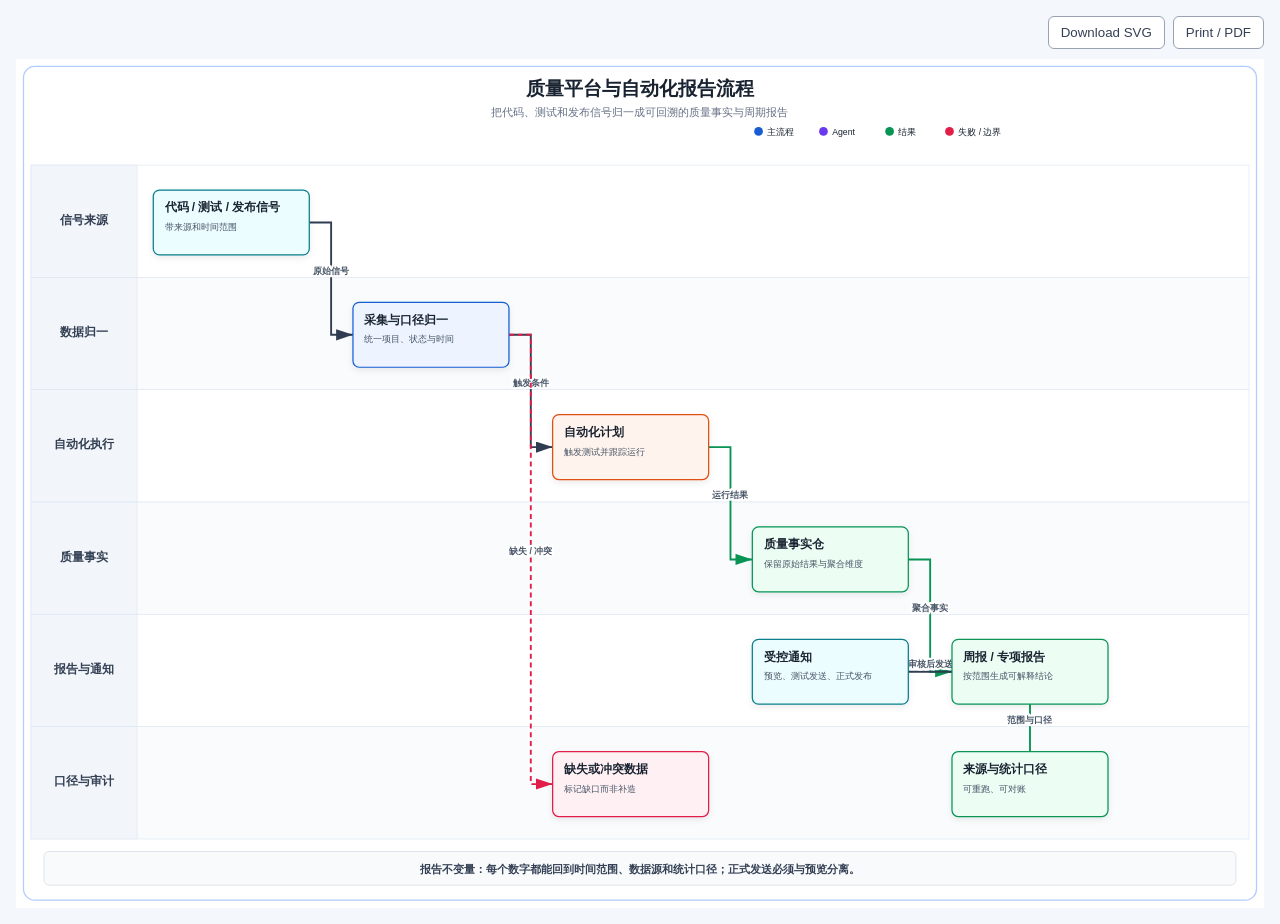
<file: diagram-sources/quality-platform.html>
<!doctype html><html lang="zh-CN"><head><meta charset="utf-8"><meta name="viewport" content="width=device-width,initial-scale=1"><title>质量平台与自动化报告流程</title><style>html,body{margin:0;background:#F4F7FB;font-family:Inter,"PingFang SC",Arial,sans-serif}main{width:min(2000px,100vw);margin:0 auto;padding:16px;box-sizing:border-box}svg{display:block;width:100%;height:auto;background:white}nav{display:flex;gap:8px;justify-content:flex-end;margin:0 0 10px}button{border:1px solid #98A2B3;background:#fff;color:#344054;padding:8px 12px;border-radius:6px;cursor:pointer}@media print{nav{display:none}main{padding:0}}</style></head><body><main><nav><button id="save">Download SVG</button><button onclick="print()">Print / PDF</button></nav><svg xmlns="http://www.w3.org/2000/svg" width="2000" height="1360" viewBox="0 0 2000 1360" role="img" aria-labelledby="title desc">
  <title id="title">质量平台与自动化报告流程</title><desc id="desc">把代码、测试和发布信号归一成可回溯的质量事实与周期报告</desc>
  <defs>
    <filter id="shadow" x="-10%" y="-10%" width="120%" height="130%"><feDropShadow dx="0" dy="4" stdDeviation="5" flood-color="#101828" flood-opacity=".08" /></filter>
    <marker id="arrow" markerWidth="10" markerHeight="10" refX="9" refY="3" orient="auto"><path d="M0,0 L0,6 L9,3 z" fill="#2F3C52" /></marker>
    <marker id="arrow-violet" markerWidth="10" markerHeight="10" refX="9" refY="3" orient="auto"><path d="M0,0 L0,6 L9,3 z" fill="#6938EF" /></marker>
    <marker id="arrow-green" markerWidth="10" markerHeight="10" refX="9" refY="3" orient="auto"><path d="M0,0 L0,6 L9,3 z" fill="#079455" /></marker>
    <marker id="arrow-red" markerWidth="10" markerHeight="10" refX="9" refY="3" orient="auto"><path d="M0,0 L0,6 L9,3 z" fill="#E11D48" /></marker>
  </defs>
  <style>
    text{font-family:Inter,"PingFang SC","Microsoft YaHei",Arial,sans-serif;letter-spacing:0;fill:#182230}
    .surface{fill:#fff;stroke:#B2CCFF;stroke-width:2}.title{font-size:31px;font-weight:700}.scope{font-size:17px;fill:#667085}
    .lane>rect{fill:#fff;stroke:#DCE6F2;stroke-width:1}.lane:nth-child(even)>rect:first-child{fill:#F9FBFD}.lane .lane-label-bg{fill:#F2F6FB}
    .lane-label{font-size:20px;font-weight:700;fill:#344054}.node rect{stroke-width:2;filter:url(#shadow)}
    .node-title{font-size:19px;font-weight:700}.node-detail{font-size:15px;fill:#475467}.edge{fill:none;stroke:#2F3C52;stroke-width:3}.edge.agent{stroke:#6938EF}.edge.success{stroke:#079455}.edge.failure{stroke:#E11D48;stroke-dasharray:8 6}
    .edge-label{font-size:14px;font-weight:600;fill:#475467;paint-order:stroke;stroke:#fff;stroke-width:7px;stroke-linejoin:round}
    .legend{font-size:14px;fill:#475467}.footer{fill:#F8FAFC;stroke:#D0D5DD}.footer-text{font-size:17px;font-weight:600;fill:#344054}
  </style>
  <rect class="surface" x="12" y="12" width="1976" height="1336" rx="18" />
  <text class="title" x="1000" y="58" text-anchor="middle">质量平台与自动化报告流程</text>
  <text class="scope" x="1000" y="91" text-anchor="middle">把代码、测试和发布信号归一成可回溯的质量事实与周期报告</text>
  <g class="legend" transform="translate(1190 116)"><circle cx="0" cy="0" r="7" fill="#175CD3"/><text x="14" y="5">主流程</text><circle cx="104" cy="0" r="7" fill="#6938EF"/><text x="118" y="5">Agent</text><circle cx="210" cy="0" r="7" fill="#079455"/><text x="224" y="5">结果</text><circle cx="306" cy="0" r="7" fill="#E11D48"/><text x="320" y="5">失败 / 边界</text></g>
  <g class="lane"><rect x="24" y="170" width="1952" height="180" />
      <rect class="lane-label-bg" x="24" y="170" width="170" height="180" />
      <text class="lane-label" x="109" y="264" text-anchor="middle">信号来源</text></g>
<g class="lane"><rect x="24" y="350" width="1952" height="180" />
      <rect class="lane-label-bg" x="24" y="350" width="170" height="180" />
      <text class="lane-label" x="109" y="444" text-anchor="middle">数据归一</text></g>
<g class="lane"><rect x="24" y="530" width="1952" height="180" />
      <rect class="lane-label-bg" x="24" y="530" width="170" height="180" />
      <text class="lane-label" x="109" y="624" text-anchor="middle">自动化执行</text></g>
<g class="lane"><rect x="24" y="710" width="1952" height="180" />
      <rect class="lane-label-bg" x="24" y="710" width="170" height="180" />
      <text class="lane-label" x="109" y="804" text-anchor="middle">质量事实</text></g>
<g class="lane"><rect x="24" y="890" width="1952" height="180" />
      <rect class="lane-label-bg" x="24" y="890" width="170" height="180" />
      <text class="lane-label" x="109" y="984" text-anchor="middle">报告与通知</text></g>
<g class="lane"><rect x="24" y="1070" width="1952" height="180" />
      <rect class="lane-label-bg" x="24" y="1070" width="170" height="180" />
      <text class="lane-label" x="109" y="1164" text-anchor="middle">口径与审计</text></g>
  <g><path class="edge primary" d="M 470 262 H 505 V 442 H 540" marker-end="url(#arrow)" />
      <text class="edge-label" x="505" y="344" text-anchor="middle">原始信号</text></g>
<g><path class="edge primary" d="M 790 442 H 825 V 622 H 860" marker-end="url(#arrow)" />
      <text class="edge-label" x="825" y="524" text-anchor="middle">触发条件</text></g>
<g><path class="edge success" d="M 1110 622 H 1145 V 802 H 1180" marker-end="url(#arrow-green)" />
      <text class="edge-label" x="1145" y="704" text-anchor="middle">运行结果</text></g>
<g><path class="edge success" d="M 1430 802 H 1465 V 982 H 1500" marker-end="url(#arrow-green)" />
      <text class="edge-label" x="1465" y="884" text-anchor="middle">聚合事实</text></g>
<g><path class="edge primary" d="M 1750 982 H 1465 V 982 H 1180" marker-end="url(#arrow)" />
      <text class="edge-label" x="1465" y="974" text-anchor="middle">审核后发送</text></g>
<g><path class="edge failure" d="M 790 442 H 825 V 1162 H 860" marker-end="url(#arrow-red)" />
      <text class="edge-label" x="825" y="794" text-anchor="middle">缺失 / 冲突</text></g>
<g><path class="edge success" d="M 1750 982 H 1625 V 1162 H 1500" marker-end="url(#arrow-green)" />
      <text class="edge-label" x="1625" y="1064" text-anchor="middle">范围与口径</text></g>
  <g class="node" role="group" aria-label="代码 / 测试 / 发布信号">
      <rect x="220" y="210" width="250" height="104" rx="10" style="fill:#ECFDFF;stroke:#087E8B" />
      <text class="node-title" x="238" y="244">代码 / 测试 / 发布信号</text>
      <text class="node-detail" x="238" y="274"><tspan x="238" dy="0">带来源和时间范围</tspan></text>
    </g>
<g class="node" role="group" aria-label="采集与口径归一">
      <rect x="540" y="390" width="250" height="104" rx="10" style="fill:#EDF4FF;stroke:#175CD3" />
      <text class="node-title" x="558" y="424">采集与口径归一</text>
      <text class="node-detail" x="558" y="454"><tspan x="558" dy="0">统一项目、状态与时间</tspan></text>
    </g>
<g class="node" role="group" aria-label="自动化计划">
      <rect x="860" y="570" width="250" height="104" rx="10" style="fill:#FFF4ED;stroke:#E04F16" />
      <text class="node-title" x="878" y="604">自动化计划</text>
      <text class="node-detail" x="878" y="634"><tspan x="878" dy="0">触发测试并跟踪运行</tspan></text>
    </g>
<g class="node" role="group" aria-label="质量事实仓">
      <rect x="1180" y="750" width="250" height="104" rx="10" style="fill:#ECFDF3;stroke:#079455" />
      <text class="node-title" x="1198" y="784">质量事实仓</text>
      <text class="node-detail" x="1198" y="814"><tspan x="1198" dy="0">保留原始结果与聚合维度</tspan></text>
    </g>
<g class="node" role="group" aria-label="周报 / 专项报告">
      <rect x="1500" y="930" width="250" height="104" rx="10" style="fill:#ECFDF3;stroke:#079455" />
      <text class="node-title" x="1518" y="964">周报 / 专项报告</text>
      <text class="node-detail" x="1518" y="994"><tspan x="1518" dy="0">按范围生成可解释结论</tspan></text>
    </g>
<g class="node" role="group" aria-label="受控通知">
      <rect x="1180" y="930" width="250" height="104" rx="10" style="fill:#ECFDFF;stroke:#087E8B" />
      <text class="node-title" x="1198" y="964">受控通知</text>
      <text class="node-detail" x="1198" y="994"><tspan x="1198" dy="0">预览、测试发送、正式发布</tspan></text>
    </g>
<g class="node" role="group" aria-label="缺失或冲突数据">
      <rect x="860" y="1110" width="250" height="104" rx="10" style="fill:#FFF1F3;stroke:#E11D48" />
      <text class="node-title" x="878" y="1144">缺失或冲突数据</text>
      <text class="node-detail" x="878" y="1174"><tspan x="878" dy="0">标记缺口而非补造</tspan></text>
    </g>
<g class="node" role="group" aria-label="来源与统计口径">
      <rect x="1500" y="1110" width="250" height="104" rx="10" style="fill:#ECFDF3;stroke:#079455" />
      <text class="node-title" x="1518" y="1144">来源与统计口径</text>
      <text class="node-detail" x="1518" y="1174"><tspan x="1518" dy="0">可重跑、可对账</tspan></text>
    </g>
  <g><rect class="footer" x="45" y="1270" width="1910" height="54" rx="8"/><text class="footer-text" x="1000" y="1304" text-anchor="middle">报告不变量：每个数字都能回到时间范围、数据源和统计口径；正式发送必须与预览分离。</text></g>
</svg></main><script>const source="<svg xmlns=\"http://www.w3.org/2000/svg\" width=\"2000\" height=\"1360\" viewBox=\"0 0 2000 1360\" role=\"img\" aria-labelledby=\"title desc\">\n  <title id=\"title\">质量平台与自动化报告流程</title><desc id=\"desc\">把代码、测试和发布信号归一成可回溯的质量事实与周期报告</desc>\n  <defs>\n    <filter id=\"shadow\" x=\"-10%\" y=\"-10%\" width=\"120%\" height=\"130%\"><feDropShadow dx=\"0\" dy=\"4\" stdDeviation=\"5\" flood-color=\"#101828\" flood-opacity=\".08\" /></filter>\n    <marker id=\"arrow\" markerWidth=\"10\" markerHeight=\"10\" refX=\"9\" refY=\"3\" orient=\"auto\"><path d=\"M0,0 L0,6 L9,3 z\" fill=\"#2F3C52\" /></marker>\n    <marker id=\"arrow-violet\" markerWidth=\"10\" markerHeight=\"10\" refX=\"9\" refY=\"3\" orient=\"auto\"><path d=\"M0,0 L0,6 L9,3 z\" fill=\"#6938EF\" /></marker>\n    <marker id=\"arrow-green\" markerWidth=\"10\" markerHeight=\"10\" refX=\"9\" refY=\"3\" orient=\"auto\"><path d=\"M0,0 L0,6 L9,3 z\" fill=\"#079455\" /></marker>\n    <marker id=\"arrow-red\" markerWidth=\"10\" markerHeight=\"10\" refX=\"9\" refY=\"3\" orient=\"auto\"><path d=\"M0,0 L0,6 L9,3 z\" fill=\"#E11D48\" /></marker>\n  </defs>\n  <style>\n    text{font-family:Inter,\"PingFang SC\",\"Microsoft YaHei\",Arial,sans-serif;letter-spacing:0;fill:#182230}\n    .surface{fill:#fff;stroke:#B2CCFF;stroke-width:2}.title{font-size:31px;font-weight:700}.scope{font-size:17px;fill:#667085}\n    .lane>rect{fill:#fff;stroke:#DCE6F2;stroke-width:1}.lane:nth-child(even)>rect:first-child{fill:#F9FBFD}.lane .lane-label-bg{fill:#F2F6FB}\n    .lane-label{font-size:20px;font-weight:700;fill:#344054}.node rect{stroke-width:2;filter:url(#shadow)}\n    .node-title{font-size:19px;font-weight:700}.node-detail{font-size:15px;fill:#475467}.edge{fill:none;stroke:#2F3C52;stroke-width:3}.edge.agent{stroke:#6938EF}.edge.success{stroke:#079455}.edge.failure{stroke:#E11D48;stroke-dasharray:8 6}\n    .edge-label{font-size:14px;font-weight:600;fill:#475467;paint-order:stroke;stroke:#fff;stroke-width:7px;stroke-linejoin:round}\n    .legend{font-size:14px;fill:#475467}.footer{fill:#F8FAFC;stroke:#D0D5DD}.footer-text{font-size:17px;font-weight:600;fill:#344054}\n  </style>\n  <rect class=\"surface\" x=\"12\" y=\"12\" width=\"1976\" height=\"1336\" rx=\"18\" />\n  <text class=\"title\" x=\"1000\" y=\"58\" text-anchor=\"middle\">质量平台与自动化报告流程</text>\n  <text class=\"scope\" x=\"1000\" y=\"91\" text-anchor=\"middle\">把代码、测试和发布信号归一成可回溯的质量事实与周期报告</text>\n  <g class=\"legend\" transform=\"translate(1190 116)\"><circle cx=\"0\" cy=\"0\" r=\"7\" fill=\"#175CD3\"/><text x=\"14\" y=\"5\">主流程</text><circle cx=\"104\" cy=\"0\" r=\"7\" fill=\"#6938EF\"/><text x=\"118\" y=\"5\">Agent</text><circle cx=\"210\" cy=\"0\" r=\"7\" fill=\"#079455\"/><text x=\"224\" y=\"5\">结果</text><circle cx=\"306\" cy=\"0\" r=\"7\" fill=\"#E11D48\"/><text x=\"320\" y=\"5\">失败 / 边界</text></g>\n  <g class=\"lane\"><rect x=\"24\" y=\"170\" width=\"1952\" height=\"180\" />\n      <rect class=\"lane-label-bg\" x=\"24\" y=\"170\" width=\"170\" height=\"180\" />\n      <text class=\"lane-label\" x=\"109\" y=\"264\" text-anchor=\"middle\">信号来源</text></g>\n<g class=\"lane\"><rect x=\"24\" y=\"350\" width=\"1952\" height=\"180\" />\n      <rect class=\"lane-label-bg\" x=\"24\" y=\"350\" width=\"170\" height=\"180\" />\n      <text class=\"lane-label\" x=\"109\" y=\"444\" text-anchor=\"middle\">数据归一</text></g>\n<g class=\"lane\"><rect x=\"24\" y=\"530\" width=\"1952\" height=\"180\" />\n      <rect class=\"lane-label-bg\" x=\"24\" y=\"530\" width=\"170\" height=\"180\" />\n      <text class=\"lane-label\" x=\"109\" y=\"624\" text-anchor=\"middle\">自动化执行</text></g>\n<g class=\"lane\"><rect x=\"24\" y=\"710\" width=\"1952\" height=\"180\" />\n      <rect class=\"lane-label-bg\" x=\"24\" y=\"710\" width=\"170\" height=\"180\" />\n      <text class=\"lane-label\" x=\"109\" y=\"804\" text-anchor=\"middle\">质量事实</text></g>\n<g class=\"lane\"><rect x=\"24\" y=\"890\" width=\"1952\" height=\"180\" />\n      <rect class=\"lane-label-bg\" x=\"24\" y=\"890\" width=\"170\" height=\"180\" />\n      <text class=\"lane-label\" x=\"109\" y=\"984\" text-anchor=\"middle\">报告与通知</text></g>\n<g class=\"lane\"><rect x=\"24\" y=\"1070\" width=\"1952\" height=\"180\" />\n      <rect class=\"lane-label-bg\" x=\"24\" y=\"1070\" width=\"170\" height=\"180\" />\n      <text class=\"lane-label\" x=\"109\" y=\"1164\" text-anchor=\"middle\">口径与审计</text></g>\n  <g><path class=\"edge primary\" d=\"M 470 262 H 505 V 442 H 540\" marker-end=\"url(#arrow)\" />\n      <text class=\"edge-label\" x=\"505\" y=\"344\" text-anchor=\"middle\">原始信号</text></g>\n<g><path class=\"edge primary\" d=\"M 790 442 H 825 V 622 H 860\" marker-end=\"url(#arrow)\" />\n      <text class=\"edge-label\" x=\"825\" y=\"524\" text-anchor=\"middle\">触发条件</text></g>\n<g><path class=\"edge success\" d=\"M 1110 622 H 1145 V 802 H 1180\" marker-end=\"url(#arrow-green)\" />\n      <text class=\"edge-label\" x=\"1145\" y=\"704\" text-anchor=\"middle\">运行结果</text></g>\n<g><path class=\"edge success\" d=\"M 1430 802 H 1465 V 982 H 1500\" marker-end=\"url(#arrow-green)\" />\n      <text class=\"edge-label\" x=\"1465\" y=\"884\" text-anchor=\"middle\">聚合事实</text></g>\n<g><path class=\"edge primary\" d=\"M 1750 982 H 1465 V 982 H 1180\" marker-end=\"url(#arrow)\" />\n      <text class=\"edge-label\" x=\"1465\" y=\"974\" text-anchor=\"middle\">审核后发送</text></g>\n<g><path class=\"edge failure\" d=\"M 790 442 H 825 V 1162 H 860\" marker-end=\"url(#arrow-red)\" />\n      <text class=\"edge-label\" x=\"825\" y=\"794\" text-anchor=\"middle\">缺失 / 冲突</text></g>\n<g><path class=\"edge success\" d=\"M 1750 982 H 1625 V 1162 H 1500\" marker-end=\"url(#arrow-green)\" />\n      <text class=\"edge-label\" x=\"1625\" y=\"1064\" text-anchor=\"middle\">范围与口径</text></g>\n  <g class=\"node\" role=\"group\" aria-label=\"代码 / 测试 / 发布信号\">\n      <rect x=\"220\" y=\"210\" width=\"250\" height=\"104\" rx=\"10\" style=\"fill:#ECFDFF;stroke:#087E8B\" />\n      <text class=\"node-title\" x=\"238\" y=\"244\">代码 / 测试 / 发布信号</text>\n      <text class=\"node-detail\" x=\"238\" y=\"274\"><tspan x=\"238\" dy=\"0\">带来源和时间范围</tspan></text>\n    </g>\n<g class=\"node\" role=\"group\" aria-label=\"采集与口径归一\">\n      <rect x=\"540\" y=\"390\" width=\"250\" height=\"104\" rx=\"10\" style=\"fill:#EDF4FF;stroke:#175CD3\" />\n      <text class=\"node-title\" x=\"558\" y=\"424\">采集与口径归一</text>\n      <text class=\"node-detail\" x=\"558\" y=\"454\"><tspan x=\"558\" dy=\"0\">统一项目、状态与时间</tspan></text>\n    </g>\n<g class=\"node\" role=\"group\" aria-label=\"自动化计划\">\n      <rect x=\"860\" y=\"570\" width=\"250\" height=\"104\" rx=\"10\" style=\"fill:#FFF4ED;stroke:#E04F16\" />\n      <text class=\"node-title\" x=\"878\" y=\"604\">自动化计划</text>\n      <text class=\"node-detail\" x=\"878\" y=\"634\"><tspan x=\"878\" dy=\"0\">触发测试并跟踪运行</tspan></text>\n    </g>\n<g class=\"node\" role=\"group\" aria-label=\"质量事实仓\">\n      <rect x=\"1180\" y=\"750\" width=\"250\" height=\"104\" rx=\"10\" style=\"fill:#ECFDF3;stroke:#079455\" />\n      <text class=\"node-title\" x=\"1198\" y=\"784\">质量事实仓</text>\n      <text class=\"node-detail\" x=\"1198\" y=\"814\"><tspan x=\"1198\" dy=\"0\">保留原始结果与聚合维度</tspan></text>\n    </g>\n<g class=\"node\" role=\"group\" aria-label=\"周报 / 专项报告\">\n      <rect x=\"1500\" y=\"930\" width=\"250\" height=\"104\" rx=\"10\" style=\"fill:#ECFDF3;stroke:#079455\" />\n      <text class=\"node-title\" x=\"1518\" y=\"964\">周报 / 专项报告</text>\n      <text class=\"node-detail\" x=\"1518\" y=\"994\"><tspan x=\"1518\" dy=\"0\">按范围生成可解释结论</tspan></text>\n    </g>\n<g class=\"node\" role=\"group\" aria-label=\"受控通知\">\n      <rect x=\"1180\" y=\"930\" width=\"250\" height=\"104\" rx=\"10\" style=\"fill:#ECFDFF;stroke:#087E8B\" />\n      <text class=\"node-title\" x=\"1198\" y=\"964\">受控通知</text>\n      <text class=\"node-detail\" x=\"1198\" y=\"994\"><tspan x=\"1198\" dy=\"0\">预览、测试发送、正式发布</tspan></text>\n    </g>\n<g class=\"node\" role=\"group\" aria-label=\"缺失或冲突数据\">\n      <rect x=\"860\" y=\"1110\" width=\"250\" height=\"104\" rx=\"10\" style=\"fill:#FFF1F3;stroke:#E11D48\" />\n      <text class=\"node-title\" x=\"878\" y=\"1144\">缺失或冲突数据</text>\n      <text class=\"node-detail\" x=\"878\" y=\"1174\"><tspan x=\"878\" dy=\"0\">标记缺口而非补造</tspan></text>\n    </g>\n<g class=\"node\" role=\"group\" aria-label=\"来源与统计口径\">\n      <rect x=\"1500\" y=\"1110\" width=\"250\" height=\"104\" rx=\"10\" style=\"fill:#ECFDF3;stroke:#079455\" />\n      <text class=\"node-title\" x=\"1518\" y=\"1144\">来源与统计口径</text>\n      <text class=\"node-detail\" x=\"1518\" y=\"1174\"><tspan x=\"1518\" dy=\"0\">可重跑、可对账</tspan></text>\n    </g>\n  <g><rect class=\"footer\" x=\"45\" y=\"1270\" width=\"1910\" height=\"54\" rx=\"8\"/><text class=\"footer-text\" x=\"1000\" y=\"1304\" text-anchor=\"middle\">报告不变量：每个数字都能回到时间范围、数据源和统计口径；正式发送必须与预览分离。</text></g>\n</svg>";document.getElementById("save").onclick=()=>{const blob=new Blob([source],{type:"image/svg+xml"});const a=document.createElement("a");a.href=URL.createObjectURL(blob);a.download="quality-platform.svg";a.click();setTimeout(()=>URL.revokeObjectURL(a.href),1000)};</script></body></html>
</file>
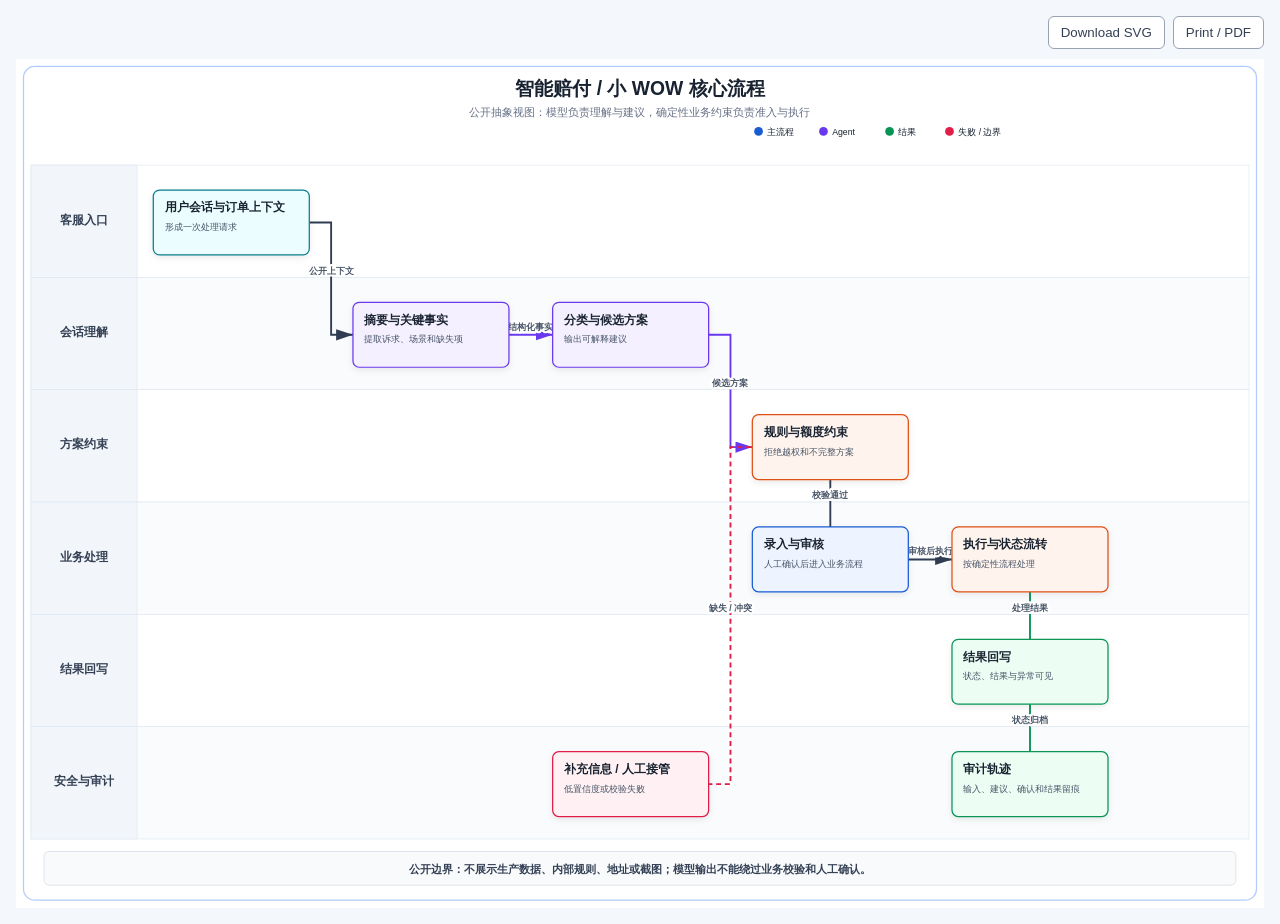
<file: diagram-sources/smart-refund.html>
<!doctype html><html lang="zh-CN"><head><meta charset="utf-8"><meta name="viewport" content="width=device-width,initial-scale=1"><title>智能赔付 / 小 WOW 核心流程</title><style>html,body{margin:0;background:#F4F7FB;font-family:Inter,"PingFang SC",Arial,sans-serif}main{width:min(2000px,100vw);margin:0 auto;padding:16px;box-sizing:border-box}svg{display:block;width:100%;height:auto;background:white}nav{display:flex;gap:8px;justify-content:flex-end;margin:0 0 10px}button{border:1px solid #98A2B3;background:#fff;color:#344054;padding:8px 12px;border-radius:6px;cursor:pointer}@media print{nav{display:none}main{padding:0}}</style></head><body><main><nav><button id="save">Download SVG</button><button onclick="print()">Print / PDF</button></nav><svg xmlns="http://www.w3.org/2000/svg" width="2000" height="1360" viewBox="0 0 2000 1360" role="img" aria-labelledby="title desc">
  <title id="title">智能赔付 / 小 WOW 核心流程</title><desc id="desc">公开抽象视图：模型负责理解与建议，确定性业务约束负责准入与执行</desc>
  <defs>
    <filter id="shadow" x="-10%" y="-10%" width="120%" height="130%"><feDropShadow dx="0" dy="4" stdDeviation="5" flood-color="#101828" flood-opacity=".08" /></filter>
    <marker id="arrow" markerWidth="10" markerHeight="10" refX="9" refY="3" orient="auto"><path d="M0,0 L0,6 L9,3 z" fill="#2F3C52" /></marker>
    <marker id="arrow-violet" markerWidth="10" markerHeight="10" refX="9" refY="3" orient="auto"><path d="M0,0 L0,6 L9,3 z" fill="#6938EF" /></marker>
    <marker id="arrow-green" markerWidth="10" markerHeight="10" refX="9" refY="3" orient="auto"><path d="M0,0 L0,6 L9,3 z" fill="#079455" /></marker>
    <marker id="arrow-red" markerWidth="10" markerHeight="10" refX="9" refY="3" orient="auto"><path d="M0,0 L0,6 L9,3 z" fill="#E11D48" /></marker>
  </defs>
  <style>
    text{font-family:Inter,"PingFang SC","Microsoft YaHei",Arial,sans-serif;letter-spacing:0;fill:#182230}
    .surface{fill:#fff;stroke:#B2CCFF;stroke-width:2}.title{font-size:31px;font-weight:700}.scope{font-size:17px;fill:#667085}
    .lane>rect{fill:#fff;stroke:#DCE6F2;stroke-width:1}.lane:nth-child(even)>rect:first-child{fill:#F9FBFD}.lane .lane-label-bg{fill:#F2F6FB}
    .lane-label{font-size:20px;font-weight:700;fill:#344054}.node rect{stroke-width:2;filter:url(#shadow)}
    .node-title{font-size:19px;font-weight:700}.node-detail{font-size:15px;fill:#475467}.edge{fill:none;stroke:#2F3C52;stroke-width:3}.edge.agent{stroke:#6938EF}.edge.success{stroke:#079455}.edge.failure{stroke:#E11D48;stroke-dasharray:8 6}
    .edge-label{font-size:14px;font-weight:600;fill:#475467;paint-order:stroke;stroke:#fff;stroke-width:7px;stroke-linejoin:round}
    .legend{font-size:14px;fill:#475467}.footer{fill:#F8FAFC;stroke:#D0D5DD}.footer-text{font-size:17px;font-weight:600;fill:#344054}
  </style>
  <rect class="surface" x="12" y="12" width="1976" height="1336" rx="18" />
  <text class="title" x="1000" y="58" text-anchor="middle">智能赔付 / 小 WOW 核心流程</text>
  <text class="scope" x="1000" y="91" text-anchor="middle">公开抽象视图：模型负责理解与建议，确定性业务约束负责准入与执行</text>
  <g class="legend" transform="translate(1190 116)"><circle cx="0" cy="0" r="7" fill="#175CD3"/><text x="14" y="5">主流程</text><circle cx="104" cy="0" r="7" fill="#6938EF"/><text x="118" y="5">Agent</text><circle cx="210" cy="0" r="7" fill="#079455"/><text x="224" y="5">结果</text><circle cx="306" cy="0" r="7" fill="#E11D48"/><text x="320" y="5">失败 / 边界</text></g>
  <g class="lane"><rect x="24" y="170" width="1952" height="180" />
      <rect class="lane-label-bg" x="24" y="170" width="170" height="180" />
      <text class="lane-label" x="109" y="264" text-anchor="middle">客服入口</text></g>
<g class="lane"><rect x="24" y="350" width="1952" height="180" />
      <rect class="lane-label-bg" x="24" y="350" width="170" height="180" />
      <text class="lane-label" x="109" y="444" text-anchor="middle">会话理解</text></g>
<g class="lane"><rect x="24" y="530" width="1952" height="180" />
      <rect class="lane-label-bg" x="24" y="530" width="170" height="180" />
      <text class="lane-label" x="109" y="624" text-anchor="middle">方案约束</text></g>
<g class="lane"><rect x="24" y="710" width="1952" height="180" />
      <rect class="lane-label-bg" x="24" y="710" width="170" height="180" />
      <text class="lane-label" x="109" y="804" text-anchor="middle">业务处理</text></g>
<g class="lane"><rect x="24" y="890" width="1952" height="180" />
      <rect class="lane-label-bg" x="24" y="890" width="170" height="180" />
      <text class="lane-label" x="109" y="984" text-anchor="middle">结果回写</text></g>
<g class="lane"><rect x="24" y="1070" width="1952" height="180" />
      <rect class="lane-label-bg" x="24" y="1070" width="170" height="180" />
      <text class="lane-label" x="109" y="1164" text-anchor="middle">安全与审计</text></g>
  <g><path class="edge primary" d="M 470 262 H 505 V 442 H 540" marker-end="url(#arrow)" />
      <text class="edge-label" x="505" y="344" text-anchor="middle">公开上下文</text></g>
<g><path class="edge agent" d="M 790 442 H 825 V 442 H 860" marker-end="url(#arrow-violet)" />
      <text class="edge-label" x="825" y="434" text-anchor="middle">结构化事实</text></g>
<g><path class="edge agent" d="M 1110 442 H 1145 V 622 H 1180" marker-end="url(#arrow-violet)" />
      <text class="edge-label" x="1145" y="524" text-anchor="middle">候选方案</text></g>
<g><path class="edge primary" d="M 1430 622 H 1305 V 802 H 1180" marker-end="url(#arrow)" />
      <text class="edge-label" x="1305" y="704" text-anchor="middle">校验通过</text></g>
<g><path class="edge primary" d="M 1430 802 H 1465 V 802 H 1500" marker-end="url(#arrow)" />
      <text class="edge-label" x="1465" y="794" text-anchor="middle">审核后执行</text></g>
<g><path class="edge success" d="M 1750 802 H 1625 V 982 H 1500" marker-end="url(#arrow-green)" />
      <text class="edge-label" x="1625" y="884" text-anchor="middle">处理结果</text></g>
<g><path class="edge failure" d="M 1430 622 H 1145 V 1162 H 860" marker-end="url(#arrow-red)" />
      <text class="edge-label" x="1145" y="884" text-anchor="middle">缺失 / 冲突</text></g>
<g><path class="edge success" d="M 1750 982 H 1625 V 1162 H 1500" marker-end="url(#arrow-green)" />
      <text class="edge-label" x="1625" y="1064" text-anchor="middle">状态归档</text></g>
  <g class="node" role="group" aria-label="用户会话与订单上下文">
      <rect x="220" y="210" width="250" height="104" rx="10" style="fill:#ECFDFF;stroke:#087E8B" />
      <text class="node-title" x="238" y="244">用户会话与订单上下文</text>
      <text class="node-detail" x="238" y="274"><tspan x="238" dy="0">形成一次处理请求</tspan></text>
    </g>
<g class="node" role="group" aria-label="摘要与关键事实">
      <rect x="540" y="390" width="250" height="104" rx="10" style="fill:#F4F0FF;stroke:#6938EF" />
      <text class="node-title" x="558" y="424">摘要与关键事实</text>
      <text class="node-detail" x="558" y="454"><tspan x="558" dy="0">提取诉求、场景和缺失项</tspan></text>
    </g>
<g class="node" role="group" aria-label="分类与候选方案">
      <rect x="860" y="390" width="250" height="104" rx="10" style="fill:#F4F0FF;stroke:#6938EF" />
      <text class="node-title" x="878" y="424">分类与候选方案</text>
      <text class="node-detail" x="878" y="454"><tspan x="878" dy="0">输出可解释建议</tspan></text>
    </g>
<g class="node" role="group" aria-label="规则与额度约束">
      <rect x="1180" y="570" width="250" height="104" rx="10" style="fill:#FFF4ED;stroke:#E04F16" />
      <text class="node-title" x="1198" y="604">规则与额度约束</text>
      <text class="node-detail" x="1198" y="634"><tspan x="1198" dy="0">拒绝越权和不完整方案</tspan></text>
    </g>
<g class="node" role="group" aria-label="录入与审核">
      <rect x="1180" y="750" width="250" height="104" rx="10" style="fill:#EDF4FF;stroke:#175CD3" />
      <text class="node-title" x="1198" y="784">录入与审核</text>
      <text class="node-detail" x="1198" y="814"><tspan x="1198" dy="0">人工确认后进入业务流程</tspan></text>
    </g>
<g class="node" role="group" aria-label="执行与状态流转">
      <rect x="1500" y="750" width="250" height="104" rx="10" style="fill:#FFF4ED;stroke:#E04F16" />
      <text class="node-title" x="1518" y="784">执行与状态流转</text>
      <text class="node-detail" x="1518" y="814"><tspan x="1518" dy="0">按确定性流程处理</tspan></text>
    </g>
<g class="node" role="group" aria-label="结果回写">
      <rect x="1500" y="930" width="250" height="104" rx="10" style="fill:#ECFDF3;stroke:#079455" />
      <text class="node-title" x="1518" y="964">结果回写</text>
      <text class="node-detail" x="1518" y="994"><tspan x="1518" dy="0">状态、结果与异常可见</tspan></text>
    </g>
<g class="node" role="group" aria-label="补充信息 / 人工接管">
      <rect x="860" y="1110" width="250" height="104" rx="10" style="fill:#FFF1F3;stroke:#E11D48" />
      <text class="node-title" x="878" y="1144">补充信息 / 人工接管</text>
      <text class="node-detail" x="878" y="1174"><tspan x="878" dy="0">低置信度或校验失败</tspan></text>
    </g>
<g class="node" role="group" aria-label="审计轨迹">
      <rect x="1500" y="1110" width="250" height="104" rx="10" style="fill:#ECFDF3;stroke:#079455" />
      <text class="node-title" x="1518" y="1144">审计轨迹</text>
      <text class="node-detail" x="1518" y="1174"><tspan x="1518" dy="0">输入、建议、确认和结果留痕</tspan></text>
    </g>
  <g><rect class="footer" x="45" y="1270" width="1910" height="54" rx="8"/><text class="footer-text" x="1000" y="1304" text-anchor="middle">公开边界：不展示生产数据、内部规则、地址或截图；模型输出不能绕过业务校验和人工确认。</text></g>
</svg></main><script>const source="<svg xmlns=\"http://www.w3.org/2000/svg\" width=\"2000\" height=\"1360\" viewBox=\"0 0 2000 1360\" role=\"img\" aria-labelledby=\"title desc\">\n  <title id=\"title\">智能赔付 / 小 WOW 核心流程</title><desc id=\"desc\">公开抽象视图：模型负责理解与建议，确定性业务约束负责准入与执行</desc>\n  <defs>\n    <filter id=\"shadow\" x=\"-10%\" y=\"-10%\" width=\"120%\" height=\"130%\"><feDropShadow dx=\"0\" dy=\"4\" stdDeviation=\"5\" flood-color=\"#101828\" flood-opacity=\".08\" /></filter>\n    <marker id=\"arrow\" markerWidth=\"10\" markerHeight=\"10\" refX=\"9\" refY=\"3\" orient=\"auto\"><path d=\"M0,0 L0,6 L9,3 z\" fill=\"#2F3C52\" /></marker>\n    <marker id=\"arrow-violet\" markerWidth=\"10\" markerHeight=\"10\" refX=\"9\" refY=\"3\" orient=\"auto\"><path d=\"M0,0 L0,6 L9,3 z\" fill=\"#6938EF\" /></marker>\n    <marker id=\"arrow-green\" markerWidth=\"10\" markerHeight=\"10\" refX=\"9\" refY=\"3\" orient=\"auto\"><path d=\"M0,0 L0,6 L9,3 z\" fill=\"#079455\" /></marker>\n    <marker id=\"arrow-red\" markerWidth=\"10\" markerHeight=\"10\" refX=\"9\" refY=\"3\" orient=\"auto\"><path d=\"M0,0 L0,6 L9,3 z\" fill=\"#E11D48\" /></marker>\n  </defs>\n  <style>\n    text{font-family:Inter,\"PingFang SC\",\"Microsoft YaHei\",Arial,sans-serif;letter-spacing:0;fill:#182230}\n    .surface{fill:#fff;stroke:#B2CCFF;stroke-width:2}.title{font-size:31px;font-weight:700}.scope{font-size:17px;fill:#667085}\n    .lane>rect{fill:#fff;stroke:#DCE6F2;stroke-width:1}.lane:nth-child(even)>rect:first-child{fill:#F9FBFD}.lane .lane-label-bg{fill:#F2F6FB}\n    .lane-label{font-size:20px;font-weight:700;fill:#344054}.node rect{stroke-width:2;filter:url(#shadow)}\n    .node-title{font-size:19px;font-weight:700}.node-detail{font-size:15px;fill:#475467}.edge{fill:none;stroke:#2F3C52;stroke-width:3}.edge.agent{stroke:#6938EF}.edge.success{stroke:#079455}.edge.failure{stroke:#E11D48;stroke-dasharray:8 6}\n    .edge-label{font-size:14px;font-weight:600;fill:#475467;paint-order:stroke;stroke:#fff;stroke-width:7px;stroke-linejoin:round}\n    .legend{font-size:14px;fill:#475467}.footer{fill:#F8FAFC;stroke:#D0D5DD}.footer-text{font-size:17px;font-weight:600;fill:#344054}\n  </style>\n  <rect class=\"surface\" x=\"12\" y=\"12\" width=\"1976\" height=\"1336\" rx=\"18\" />\n  <text class=\"title\" x=\"1000\" y=\"58\" text-anchor=\"middle\">智能赔付 / 小 WOW 核心流程</text>\n  <text class=\"scope\" x=\"1000\" y=\"91\" text-anchor=\"middle\">公开抽象视图：模型负责理解与建议，确定性业务约束负责准入与执行</text>\n  <g class=\"legend\" transform=\"translate(1190 116)\"><circle cx=\"0\" cy=\"0\" r=\"7\" fill=\"#175CD3\"/><text x=\"14\" y=\"5\">主流程</text><circle cx=\"104\" cy=\"0\" r=\"7\" fill=\"#6938EF\"/><text x=\"118\" y=\"5\">Agent</text><circle cx=\"210\" cy=\"0\" r=\"7\" fill=\"#079455\"/><text x=\"224\" y=\"5\">结果</text><circle cx=\"306\" cy=\"0\" r=\"7\" fill=\"#E11D48\"/><text x=\"320\" y=\"5\">失败 / 边界</text></g>\n  <g class=\"lane\"><rect x=\"24\" y=\"170\" width=\"1952\" height=\"180\" />\n      <rect class=\"lane-label-bg\" x=\"24\" y=\"170\" width=\"170\" height=\"180\" />\n      <text class=\"lane-label\" x=\"109\" y=\"264\" text-anchor=\"middle\">客服入口</text></g>\n<g class=\"lane\"><rect x=\"24\" y=\"350\" width=\"1952\" height=\"180\" />\n      <rect class=\"lane-label-bg\" x=\"24\" y=\"350\" width=\"170\" height=\"180\" />\n      <text class=\"lane-label\" x=\"109\" y=\"444\" text-anchor=\"middle\">会话理解</text></g>\n<g class=\"lane\"><rect x=\"24\" y=\"530\" width=\"1952\" height=\"180\" />\n      <rect class=\"lane-label-bg\" x=\"24\" y=\"530\" width=\"170\" height=\"180\" />\n      <text class=\"lane-label\" x=\"109\" y=\"624\" text-anchor=\"middle\">方案约束</text></g>\n<g class=\"lane\"><rect x=\"24\" y=\"710\" width=\"1952\" height=\"180\" />\n      <rect class=\"lane-label-bg\" x=\"24\" y=\"710\" width=\"170\" height=\"180\" />\n      <text class=\"lane-label\" x=\"109\" y=\"804\" text-anchor=\"middle\">业务处理</text></g>\n<g class=\"lane\"><rect x=\"24\" y=\"890\" width=\"1952\" height=\"180\" />\n      <rect class=\"lane-label-bg\" x=\"24\" y=\"890\" width=\"170\" height=\"180\" />\n      <text class=\"lane-label\" x=\"109\" y=\"984\" text-anchor=\"middle\">结果回写</text></g>\n<g class=\"lane\"><rect x=\"24\" y=\"1070\" width=\"1952\" height=\"180\" />\n      <rect class=\"lane-label-bg\" x=\"24\" y=\"1070\" width=\"170\" height=\"180\" />\n      <text class=\"lane-label\" x=\"109\" y=\"1164\" text-anchor=\"middle\">安全与审计</text></g>\n  <g><path class=\"edge primary\" d=\"M 470 262 H 505 V 442 H 540\" marker-end=\"url(#arrow)\" />\n      <text class=\"edge-label\" x=\"505\" y=\"344\" text-anchor=\"middle\">公开上下文</text></g>\n<g><path class=\"edge agent\" d=\"M 790 442 H 825 V 442 H 860\" marker-end=\"url(#arrow-violet)\" />\n      <text class=\"edge-label\" x=\"825\" y=\"434\" text-anchor=\"middle\">结构化事实</text></g>\n<g><path class=\"edge agent\" d=\"M 1110 442 H 1145 V 622 H 1180\" marker-end=\"url(#arrow-violet)\" />\n      <text class=\"edge-label\" x=\"1145\" y=\"524\" text-anchor=\"middle\">候选方案</text></g>\n<g><path class=\"edge primary\" d=\"M 1430 622 H 1305 V 802 H 1180\" marker-end=\"url(#arrow)\" />\n      <text class=\"edge-label\" x=\"1305\" y=\"704\" text-anchor=\"middle\">校验通过</text></g>\n<g><path class=\"edge primary\" d=\"M 1430 802 H 1465 V 802 H 1500\" marker-end=\"url(#arrow)\" />\n      <text class=\"edge-label\" x=\"1465\" y=\"794\" text-anchor=\"middle\">审核后执行</text></g>\n<g><path class=\"edge success\" d=\"M 1750 802 H 1625 V 982 H 1500\" marker-end=\"url(#arrow-green)\" />\n      <text class=\"edge-label\" x=\"1625\" y=\"884\" text-anchor=\"middle\">处理结果</text></g>\n<g><path class=\"edge failure\" d=\"M 1430 622 H 1145 V 1162 H 860\" marker-end=\"url(#arrow-red)\" />\n      <text class=\"edge-label\" x=\"1145\" y=\"884\" text-anchor=\"middle\">缺失 / 冲突</text></g>\n<g><path class=\"edge success\" d=\"M 1750 982 H 1625 V 1162 H 1500\" marker-end=\"url(#arrow-green)\" />\n      <text class=\"edge-label\" x=\"1625\" y=\"1064\" text-anchor=\"middle\">状态归档</text></g>\n  <g class=\"node\" role=\"group\" aria-label=\"用户会话与订单上下文\">\n      <rect x=\"220\" y=\"210\" width=\"250\" height=\"104\" rx=\"10\" style=\"fill:#ECFDFF;stroke:#087E8B\" />\n      <text class=\"node-title\" x=\"238\" y=\"244\">用户会话与订单上下文</text>\n      <text class=\"node-detail\" x=\"238\" y=\"274\"><tspan x=\"238\" dy=\"0\">形成一次处理请求</tspan></text>\n    </g>\n<g class=\"node\" role=\"group\" aria-label=\"摘要与关键事实\">\n      <rect x=\"540\" y=\"390\" width=\"250\" height=\"104\" rx=\"10\" style=\"fill:#F4F0FF;stroke:#6938EF\" />\n      <text class=\"node-title\" x=\"558\" y=\"424\">摘要与关键事实</text>\n      <text class=\"node-detail\" x=\"558\" y=\"454\"><tspan x=\"558\" dy=\"0\">提取诉求、场景和缺失项</tspan></text>\n    </g>\n<g class=\"node\" role=\"group\" aria-label=\"分类与候选方案\">\n      <rect x=\"860\" y=\"390\" width=\"250\" height=\"104\" rx=\"10\" style=\"fill:#F4F0FF;stroke:#6938EF\" />\n      <text class=\"node-title\" x=\"878\" y=\"424\">分类与候选方案</text>\n      <text class=\"node-detail\" x=\"878\" y=\"454\"><tspan x=\"878\" dy=\"0\">输出可解释建议</tspan></text>\n    </g>\n<g class=\"node\" role=\"group\" aria-label=\"规则与额度约束\">\n      <rect x=\"1180\" y=\"570\" width=\"250\" height=\"104\" rx=\"10\" style=\"fill:#FFF4ED;stroke:#E04F16\" />\n      <text class=\"node-title\" x=\"1198\" y=\"604\">规则与额度约束</text>\n      <text class=\"node-detail\" x=\"1198\" y=\"634\"><tspan x=\"1198\" dy=\"0\">拒绝越权和不完整方案</tspan></text>\n    </g>\n<g class=\"node\" role=\"group\" aria-label=\"录入与审核\">\n      <rect x=\"1180\" y=\"750\" width=\"250\" height=\"104\" rx=\"10\" style=\"fill:#EDF4FF;stroke:#175CD3\" />\n      <text class=\"node-title\" x=\"1198\" y=\"784\">录入与审核</text>\n      <text class=\"node-detail\" x=\"1198\" y=\"814\"><tspan x=\"1198\" dy=\"0\">人工确认后进入业务流程</tspan></text>\n    </g>\n<g class=\"node\" role=\"group\" aria-label=\"执行与状态流转\">\n      <rect x=\"1500\" y=\"750\" width=\"250\" height=\"104\" rx=\"10\" style=\"fill:#FFF4ED;stroke:#E04F16\" />\n      <text class=\"node-title\" x=\"1518\" y=\"784\">执行与状态流转</text>\n      <text class=\"node-detail\" x=\"1518\" y=\"814\"><tspan x=\"1518\" dy=\"0\">按确定性流程处理</tspan></text>\n    </g>\n<g class=\"node\" role=\"group\" aria-label=\"结果回写\">\n      <rect x=\"1500\" y=\"930\" width=\"250\" height=\"104\" rx=\"10\" style=\"fill:#ECFDF3;stroke:#079455\" />\n      <text class=\"node-title\" x=\"1518\" y=\"964\">结果回写</text>\n      <text class=\"node-detail\" x=\"1518\" y=\"994\"><tspan x=\"1518\" dy=\"0\">状态、结果与异常可见</tspan></text>\n    </g>\n<g class=\"node\" role=\"group\" aria-label=\"补充信息 / 人工接管\">\n      <rect x=\"860\" y=\"1110\" width=\"250\" height=\"104\" rx=\"10\" style=\"fill:#FFF1F3;stroke:#E11D48\" />\n      <text class=\"node-title\" x=\"878\" y=\"1144\">补充信息 / 人工接管</text>\n      <text class=\"node-detail\" x=\"878\" y=\"1174\"><tspan x=\"878\" dy=\"0\">低置信度或校验失败</tspan></text>\n    </g>\n<g class=\"node\" role=\"group\" aria-label=\"审计轨迹\">\n      <rect x=\"1500\" y=\"1110\" width=\"250\" height=\"104\" rx=\"10\" style=\"fill:#ECFDF3;stroke:#079455\" />\n      <text class=\"node-title\" x=\"1518\" y=\"1144\">审计轨迹</text>\n      <text class=\"node-detail\" x=\"1518\" y=\"1174\"><tspan x=\"1518\" dy=\"0\">输入、建议、确认和结果留痕</tspan></text>\n    </g>\n  <g><rect class=\"footer\" x=\"45\" y=\"1270\" width=\"1910\" height=\"54\" rx=\"8\"/><text class=\"footer-text\" x=\"1000\" y=\"1304\" text-anchor=\"middle\">公开边界：不展示生产数据、内部规则、地址或截图；模型输出不能绕过业务校验和人工确认。</text></g>\n</svg>";document.getElementById("save").onclick=()=>{const blob=new Blob([source],{type:"image/svg+xml"});const a=document.createElement("a");a.href=URL.createObjectURL(blob);a.download="smart-refund.svg";a.click();setTimeout(()=>URL.revokeObjectURL(a.href),1000)};</script></body></html>
</file>
